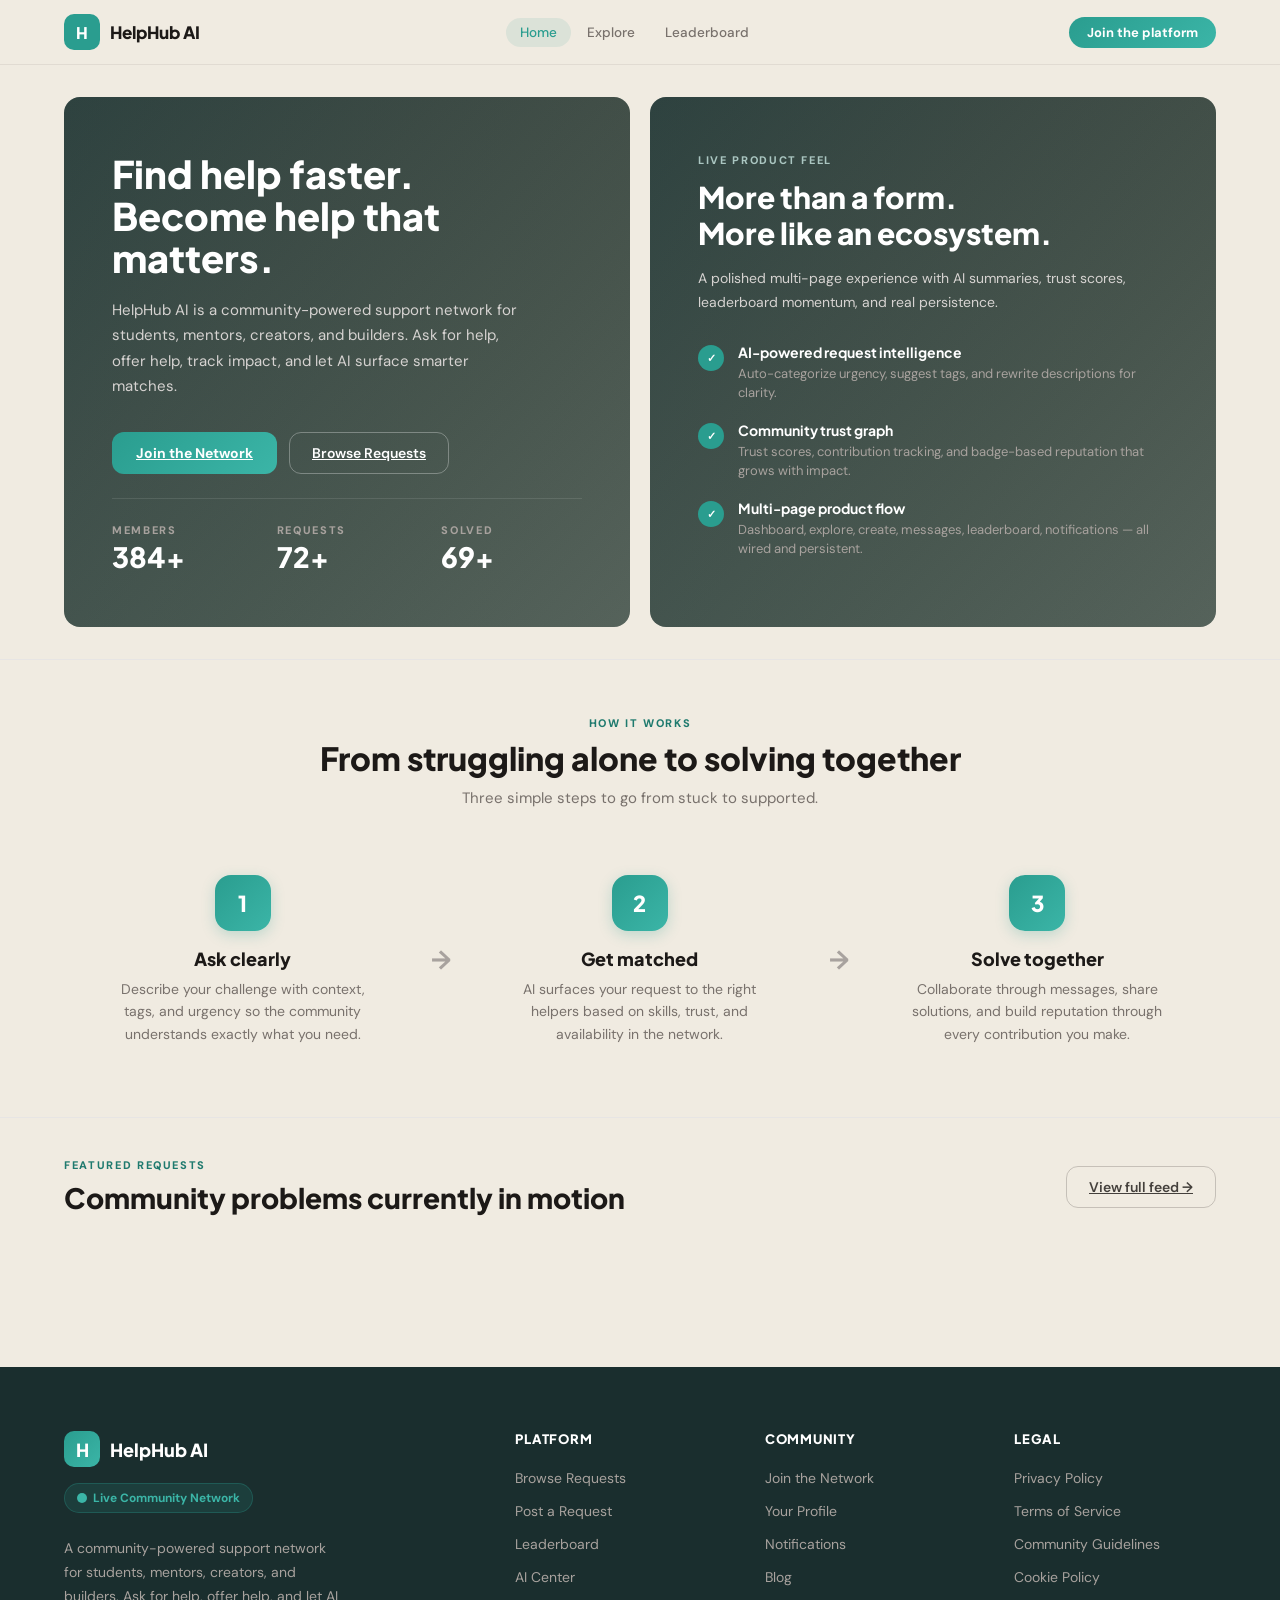
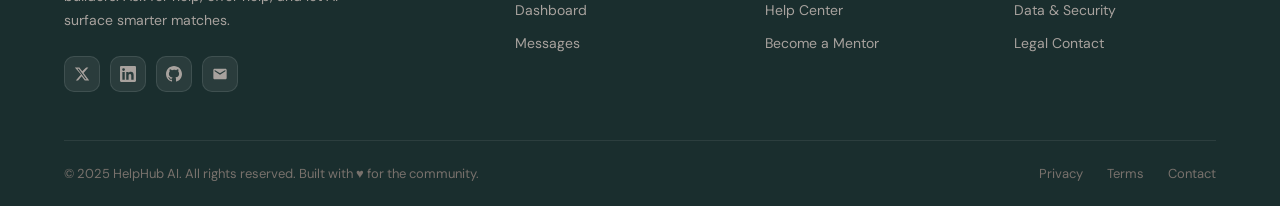
<file: index.html>
<!DOCTYPE html>
<html lang="en">
<head>
<meta charset="UTF-8"/>
<meta name="viewport" content="width=device-width,initial-scale=1.0"/>
<title>HelpHub AI — Community Network</title>
<link rel="preconnect" href="https://fonts.googleapis.com"/>
<link href="https://fonts.googleapis.com/css2?family=Plus+Jakarta+Sans:wght@400;500;600;700;800;900&family=DM+Sans:wght@400;500;600;700&display=swap" rel="stylesheet"/>
<link rel="stylesheet" href="style.css"/>
</head>
<body>
<div id="toast" class="toast"></div>

<header id="navbar">
  <div class="container nav-inner">
    <a class="nav-logo" href="index.html"><div class="logo-icon">H</div><span class="logo-text">HelpHub AI</span></a>
    <nav class="nav-links" id="navLinks"></nav>
    <div class="nav-actions" id="navActions"></div>
  </div>
</header>

<!-- ===================== HERO ===================== -->
<section class="container" style="padding-top:2rem;padding-bottom:0;">
  <div class="grid-2">

    <!-- LEFT -->
    <div class="hero-grad">
      <div class="hero-content">
        <h1 style="font-size:clamp(26px,4vw,38px);font-weight:900;color:#fff;line-height:1.1;margin-bottom:1.2rem;">Find help faster.<br/>Become help that matters.</h1>
        <p style="font-size:15px;color:#d6d3d1;line-height:1.7;margin-bottom:2rem;max-width:420px;">HelpHub AI is a community-powered support network for students, mentors, creators, and builders. Ask for help, offer help, track impact, and let AI surface smarter matches.</p>
        <div style="display:flex;gap:12px;flex-wrap:wrap;">
          <a class="btn-primary" href="login.html">Join the Network</a>
          <a class="btn-secondary" style="color:#fff;border-color:rgba(255,255,255,0.3);" href="explore.html">Browse Requests</a>
        </div>
        <div class="hero-stat-grid">
          <div><p class="hero-stat-label">Members</p><p class="hero-stat-num">384+</p></div>
          <div><p class="hero-stat-label">Requests</p><p class="hero-stat-num">72+</p></div>
          <div><p class="hero-stat-label">Solved</p><p class="hero-stat-num">69+</p></div>
        </div>
      </div>
    </div>

    <!-- RIGHT -->
    <div class="hero-grad">
      <div class="hero-content">
        <p class="label label-light" style="margin-bottom:12px;">LIVE PRODUCT FEEL</p>
        <h2 style="font-size:clamp(22px,3vw,30px);font-weight:900;color:#fff;line-height:1.2;margin-bottom:1rem;">More than a form.<br/>More like an ecosystem.</h2>
        <p style="font-size:14px;color:#d6d3d1;line-height:1.7;margin-bottom:1.75rem;">A polished multi-page experience with AI summaries, trust scores, leaderboard momentum, and real persistence.</p>
        <div style="display:flex;flex-direction:column;gap:18px;">
          <div style="display:flex;align-items:flex-start;gap:14px;">
            <div style="min-width:26px;width:26px;height:26px;border-radius:99px;background:#2a9d8f;display:flex;align-items:center;justify-content:center;color:#fff;font-weight:800;font-size:11px;margin-top:2px;">✓</div>
            <div>
              <h4 style="font-size:14px;font-weight:700;color:#fff;margin:0 0 3px 0;">AI-powered request intelligence</h4>
              <p style="font-size:13px;color:#a8a29e;line-height:1.5;margin:0;">Auto-categorize urgency, suggest tags, and rewrite descriptions for clarity.</p>
            </div>
          </div>
          <div style="display:flex;align-items:flex-start;gap:14px;">
            <div style="min-width:26px;width:26px;height:26px;border-radius:99px;background:#2a9d8f;display:flex;align-items:center;justify-content:center;color:#fff;font-weight:800;font-size:11px;margin-top:2px;">✓</div>
            <div>
              <h4 style="font-size:14px;font-weight:700;color:#fff;margin:0 0 3px 0;">Community trust graph</h4>
              <p style="font-size:13px;color:#a8a29e;line-height:1.5;margin:0;">Trust scores, contribution tracking, and badge-based reputation that grows with impact.</p>
            </div>
          </div>
          <div style="display:flex;align-items:flex-start;gap:14px;">
            <div style="min-width:26px;width:26px;height:26px;border-radius:99px;background:#2a9d8f;display:flex;align-items:center;justify-content:center;color:#fff;font-weight:800;font-size:11px;margin-top:2px;">✓</div>
            <div>
              <h4 style="font-size:14px;font-weight:700;color:#fff;margin:0 0 3px 0;">Multi-page product flow</h4>
              <p style="font-size:13px;color:#a8a29e;line-height:1.5;margin:0;">Dashboard, explore, create, messages, leaderboard, notifications — all wired and persistent.</p>
            </div>
          </div>
        </div>
      </div>
    </div>

  </div>
</section>

<!-- ===================== CORE FLOW ===================== -->
<section style="padding:3.5rem 0;border-top:1px solid #e7e5e4;border-bottom:1px solid #e7e5e4;margin-top:2rem;">
  <div class="container">
    <div style="text-align:center;max-width:680px;margin:0 auto 3rem;">
      <p class="label" style="margin-bottom:8px;">HOW IT WORKS</p>
      <h2 style="font-size:clamp(22px,3vw,32px);font-weight:900;color:#1c1917;margin:0 0 8px 0;">From struggling alone to solving together</h2>
      <p style="font-size:15px;color:#78716c;line-height:1.7;margin:0;">Three simple steps to go from stuck to supported.</p>
    </div>
    <div style="display:grid;grid-template-columns:1fr 40px 1fr 40px 1fr;align-items:center;">
      <div style="text-align:center;padding:1rem;">
        <div style="width:56px;height:56px;border-radius:16px;background:linear-gradient(135deg,#2a9d8f,#3bb5a7);color:#fff;display:inline-flex;align-items:center;justify-content:center;font-family:'Plus Jakarta Sans',sans-serif;font-weight:900;font-size:22px;margin-bottom:1rem;box-shadow:0 4px 14px rgba(42,157,143,0.25);">1</div>
        <h3 style="font-size:18px;font-weight:800;color:#1c1917;margin:0 0 8px 0;">Ask clearly</h3>
        <p style="font-size:14px;color:#78716c;line-height:1.6;max-width:260px;margin:0 auto;">Describe your challenge with context, tags, and urgency so the community understands exactly what you need.</p>
      </div>
      <div style="text-align:center;font-size:26px;color:#a8a29e;font-weight:700;">→</div>
      <div style="text-align:center;padding:1rem;">
        <div style="width:56px;height:56px;border-radius:16px;background:linear-gradient(135deg,#2a9d8f,#3bb5a7);color:#fff;display:inline-flex;align-items:center;justify-content:center;font-family:'Plus Jakarta Sans',sans-serif;font-weight:900;font-size:22px;margin-bottom:1rem;box-shadow:0 4px 14px rgba(42,157,143,0.25);">2</div>
        <h3 style="font-size:18px;font-weight:800;color:#1c1917;margin:0 0 8px 0;">Get matched</h3>
        <p style="font-size:14px;color:#78716c;line-height:1.6;max-width:260px;margin:0 auto;">AI surfaces your request to the right helpers based on skills, trust, and availability in the network.</p>
      </div>
      <div style="text-align:center;font-size:26px;color:#a8a29e;font-weight:700;">→</div>
      <div style="text-align:center;padding:1rem;">
        <div style="width:56px;height:56px;border-radius:16px;background:linear-gradient(135deg,#2a9d8f,#3bb5a7);color:#fff;display:inline-flex;align-items:center;justify-content:center;font-family:'Plus Jakarta Sans',sans-serif;font-weight:900;font-size:22px;margin-bottom:1rem;box-shadow:0 4px 14px rgba(42,157,143,0.25);">3</div>
        <h3 style="font-size:18px;font-weight:800;color:#1c1917;margin:0 0 8px 0;">Solve together</h3>
        <p style="font-size:14px;color:#78716c;line-height:1.6;max-width:260px;margin:0 auto;">Collaborate through messages, share solutions, and build reputation through every contribution you make.</p>
      </div>
    </div>
  </div>
</section>

<!-- ===================== FEATURED ===================== -->
<section class="container" style="padding-top:2.5rem;padding-bottom:4rem;">
  <div style="display:flex;align-items:center;justify-content:space-between;margin-bottom:1.5rem;flex-wrap:wrap;gap:1rem;">
    <div>
      <p class="label" style="margin-bottom:8px;">FEATURED REQUESTS</p>
      <h2 style="font-size:clamp(20px,3vw,28px);font-weight:900;color:#1c1917;margin:0;">Community problems currently in motion</h2>
    </div>
    <a class="btn-secondary" href="explore.html">View full feed →</a>
  </div>
  <div class="grid-3" id="homeFeaturedCards"></div>
</section>

<!-- ===================== FOOTER ===================== -->
<footer class="site-footer">
  <div class="container">
    <div class="footer-inner">

      <!-- Brand -->
      <div class="footer-brand">
        <div class="logo-wrap">
          <div class="logo-icon">H</div>
          <span class="logo-text">HelpHub AI</span>
        </div>
        <div class="footer-badge">
          <svg width="10" height="10" viewBox="0 0 10 10" fill="currentColor"><circle cx="5" cy="5" r="5"/></svg>
          Live Community Network
        </div>
        <p>A community-powered support network for students, mentors, creators, and builders. Ask for help, offer help, and let AI surface smarter matches.</p>
        <div class="footer-socials">
          <a href="#" title="Twitter/X" aria-label="Twitter">
            <svg width="16" height="16" fill="currentColor" viewBox="0 0 24 24"><path d="M18.244 2.25h3.308l-7.227 8.26 8.502 11.24H16.17l-4.714-6.231-5.401 6.231H2.744l7.737-8.835L1.254 2.25H8.08l4.259 5.63zm-1.161 17.52h1.833L7.084 4.126H5.117z"/></svg>
          </a>
          <a href="#" title="LinkedIn" aria-label="LinkedIn">
            <svg width="16" height="16" fill="currentColor" viewBox="0 0 24 24"><path d="M20.447 20.452h-3.554v-5.569c0-1.328-.027-3.037-1.852-3.037-1.853 0-2.136 1.445-2.136 2.939v5.667H9.351V9h3.414v1.561h.046c.477-.9 1.637-1.85 3.37-1.85 3.601 0 4.267 2.37 4.267 5.455v6.286zM5.337 7.433a2.062 2.062 0 01-2.063-2.065 2.064 2.064 0 112.063 2.065zm1.782 13.019H3.555V9h3.564v11.452zM22.225 0H1.771C.792 0 0 .774 0 1.729v20.542C0 23.227.792 24 1.771 24h20.451C23.2 24 24 23.227 24 22.271V1.729C24 .774 23.2 0 22.222 0h.003z"/></svg>
          </a>
          <a href="#" title="GitHub" aria-label="GitHub">
            <svg width="16" height="16" fill="currentColor" viewBox="0 0 24 24"><path d="M12 0C5.374 0 0 5.373 0 12c0 5.302 3.438 9.8 8.207 11.387.599.111.793-.261.793-.577v-2.234c-3.338.726-4.033-1.416-4.033-1.416-.546-1.387-1.333-1.756-1.333-1.756-1.089-.745.083-.729.083-.729 1.205.084 1.839 1.237 1.839 1.237 1.07 1.834 2.807 1.304 3.492.997.107-.775.418-1.305.762-1.604-2.665-.305-5.467-1.334-5.467-5.931 0-1.311.469-2.381 1.236-3.221-.124-.303-.535-1.524.117-3.176 0 0 1.008-.322 3.301 1.23A11.509 11.509 0 0112 5.803c1.02.005 2.047.138 3.006.404 2.291-1.552 3.297-1.23 3.297-1.23.653 1.653.242 2.874.118 3.176.77.84 1.235 1.911 1.235 3.221 0 4.609-2.807 5.624-5.479 5.921.43.372.823 1.102.823 2.222v3.293c0 .319.192.694.801.576C20.566 21.797 24 17.3 24 12c0-6.627-5.373-12-12-12z"/></svg>
          </a>
          <a href="mailto:hello@helphubai.com" title="Email" aria-label="Email">
            <svg width="16" height="16" fill="currentColor" viewBox="0 0 24 24"><path d="M20 4H4c-1.1 0-2 .9-2 2v12c0 1.1.9 2 2 2h16c1.1 0 2-.9 2-2V6c0-1.1-.9-2-2-2zm0 4l-8 5-8-5V6l8 5 8-5v2z"/></svg>
          </a>
        </div>
      </div>

      <!-- Platform Links -->
      <div class="footer-col">
        <h4>Platform</h4>
        <ul>
          <li><a href="explore.html">Browse Requests</a></li>
          <li><a href="create.html">Post a Request</a></li>
          <li><a href="leaderboard.html">Leaderboard</a></li>
          <li><a href="ai-center.html">AI Center</a></li>
          <li><a href="dashboard.html">Dashboard</a></li>
          <li><a href="messages.html">Messages</a></li>
        </ul>
      </div>

      <!-- Community Links -->
      <div class="footer-col">
        <h4>Community</h4>
        <ul>
          <li><a href="login.html">Join the Network</a></li>
          <li><a href="profile.html">Your Profile</a></li>
          <li><a href="notification.html">Notifications</a></li>
          <li><a href="#">Blog</a></li>
          <li><a href="#">Help Center</a></li>
          <li><a href="#">Become a Mentor</a></li>
        </ul>
      </div>

      <!-- Legal Links -->
      <div class="footer-col">
        <h4>Legal</h4>
        <ul>
          <li><a href="privacy.html">Privacy Policy</a></li>
          <li><a href="terms.html">Terms of Service</a></li>
          <li><a href="terms.html#community-guidelines">Community Guidelines</a></li>
          <li><a href="privacy.html#cookies">Cookie Policy</a></li>
          <li><a href="privacy.html#data">Data & Security</a></li>
          <li><a href="mailto:legal@helphubai.com">Legal Contact</a></li>
        </ul>
      </div>

    </div>

    <!-- Bottom bar -->
    <div class="footer-bottom">
      <p>© 2025 HelpHub AI. All rights reserved. Built with ♥ for the community.</p>
      <div class="footer-bottom-links">
        <a href="privacy.html">Privacy</a>
        <a href="terms.html">Terms</a>
        <a href="mailto:hello@helphubai.com">Contact</a>
      </div>
    </div>
  </div>
</footer>

<script src="app.js"></script>
<script>
currentPageName='index';
function renderPage(){
  document.getElementById('homeFeaturedCards').innerHTML=getAllRequests().slice(0,3).map(feedCard).join('');
}
renderNavbar('index');
renderPage();
</script>
</body>
</html>
</file>
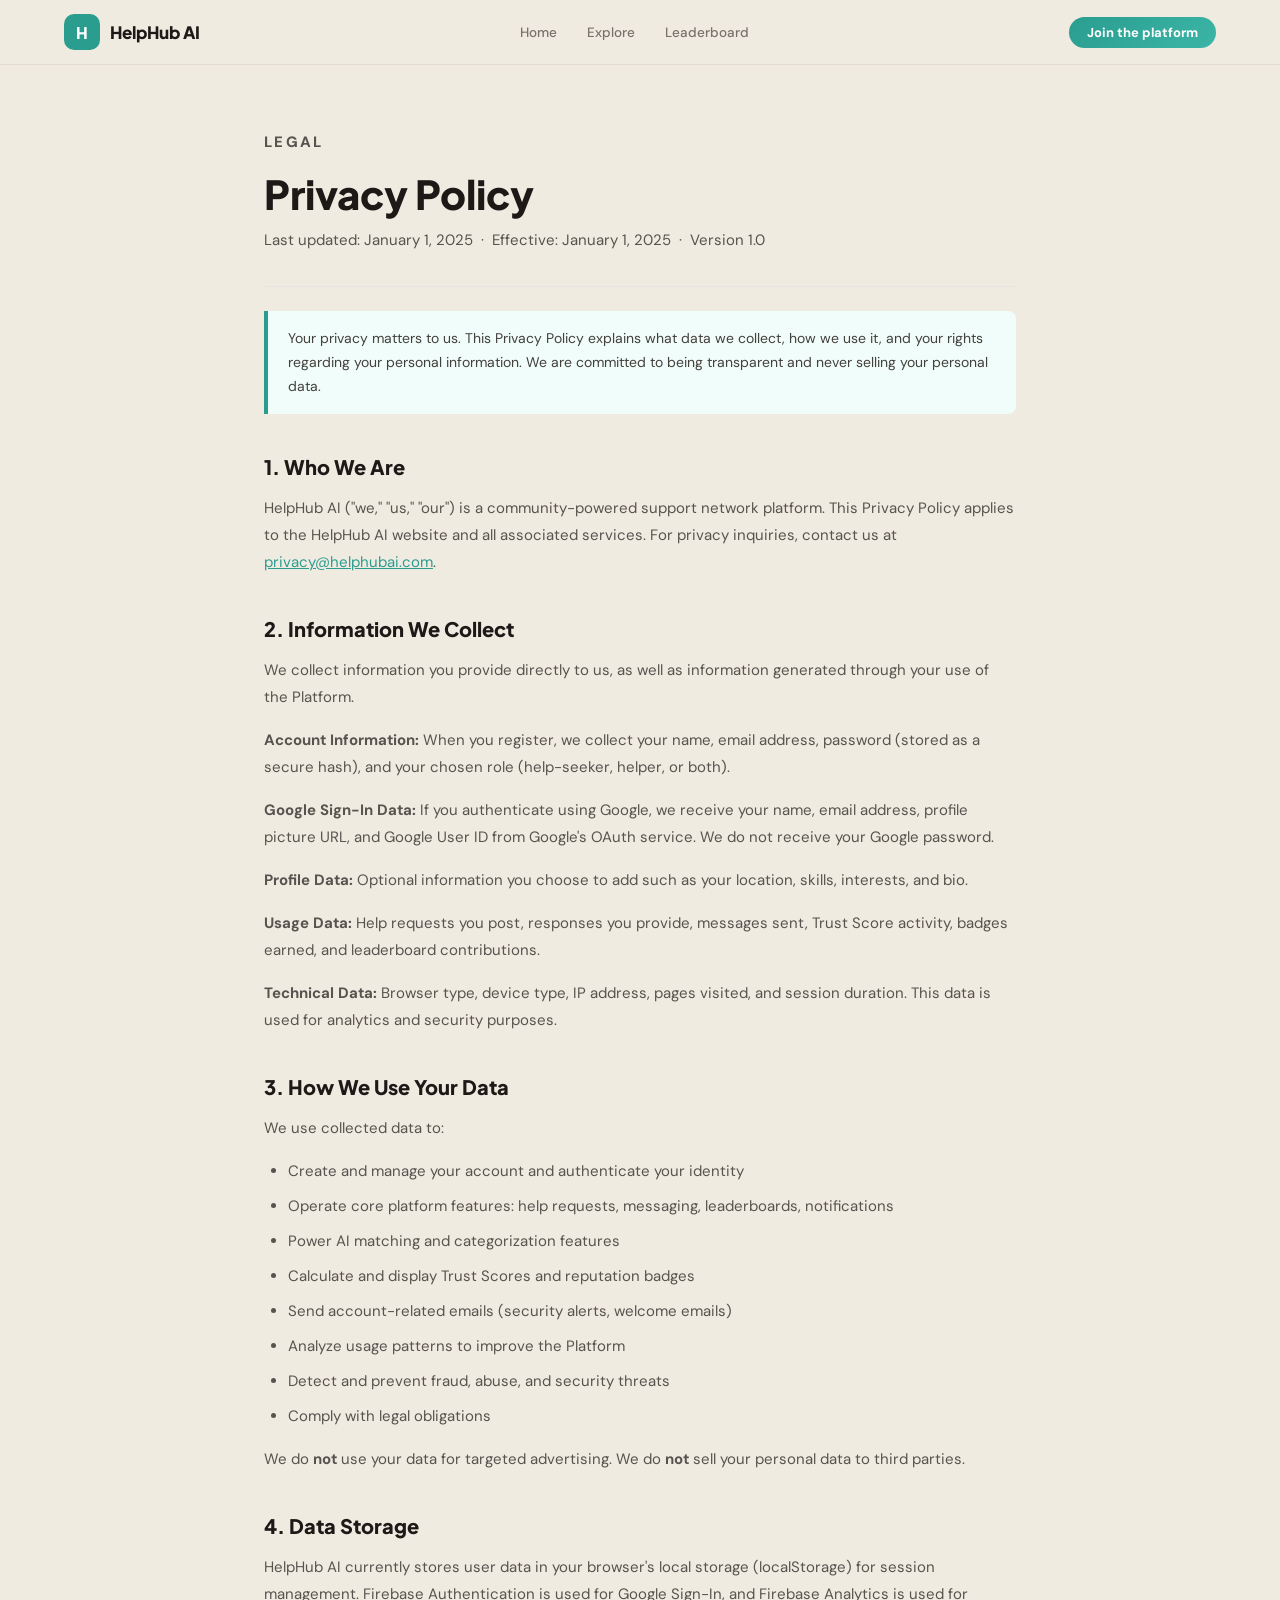
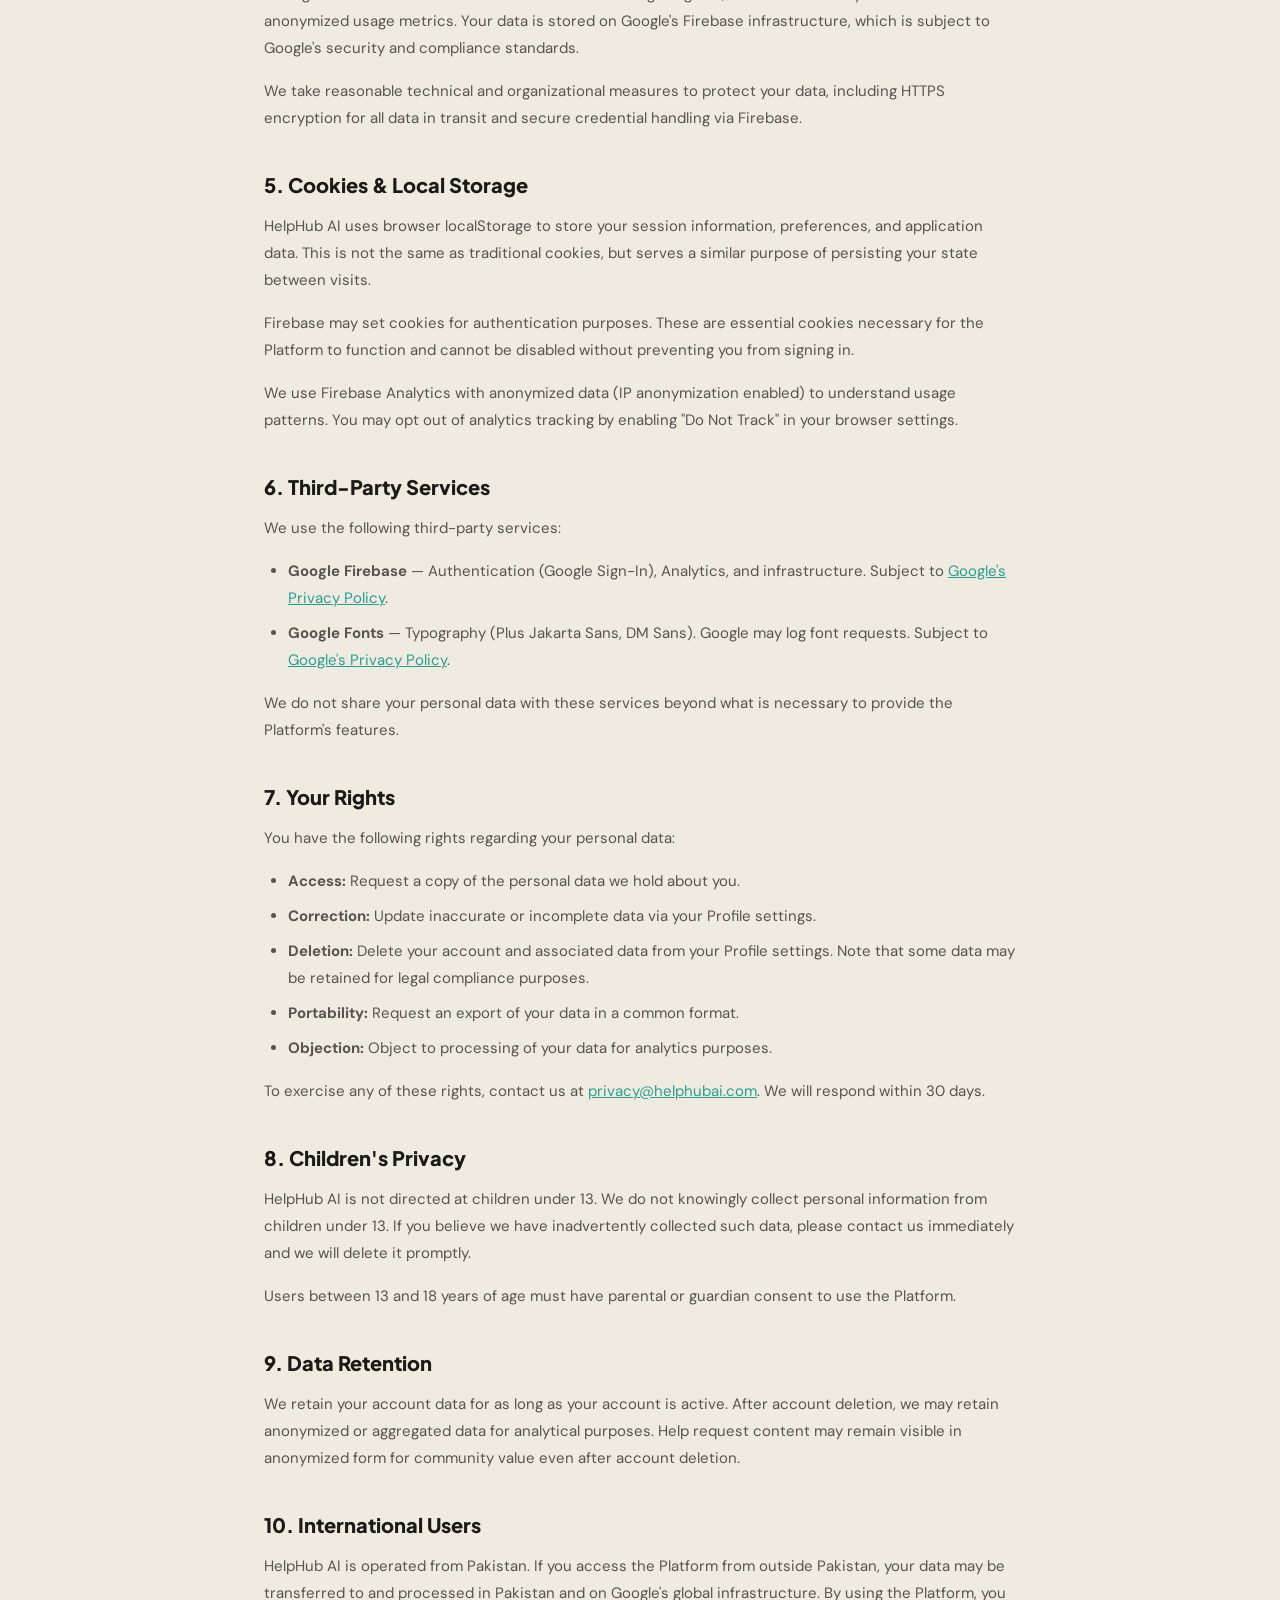
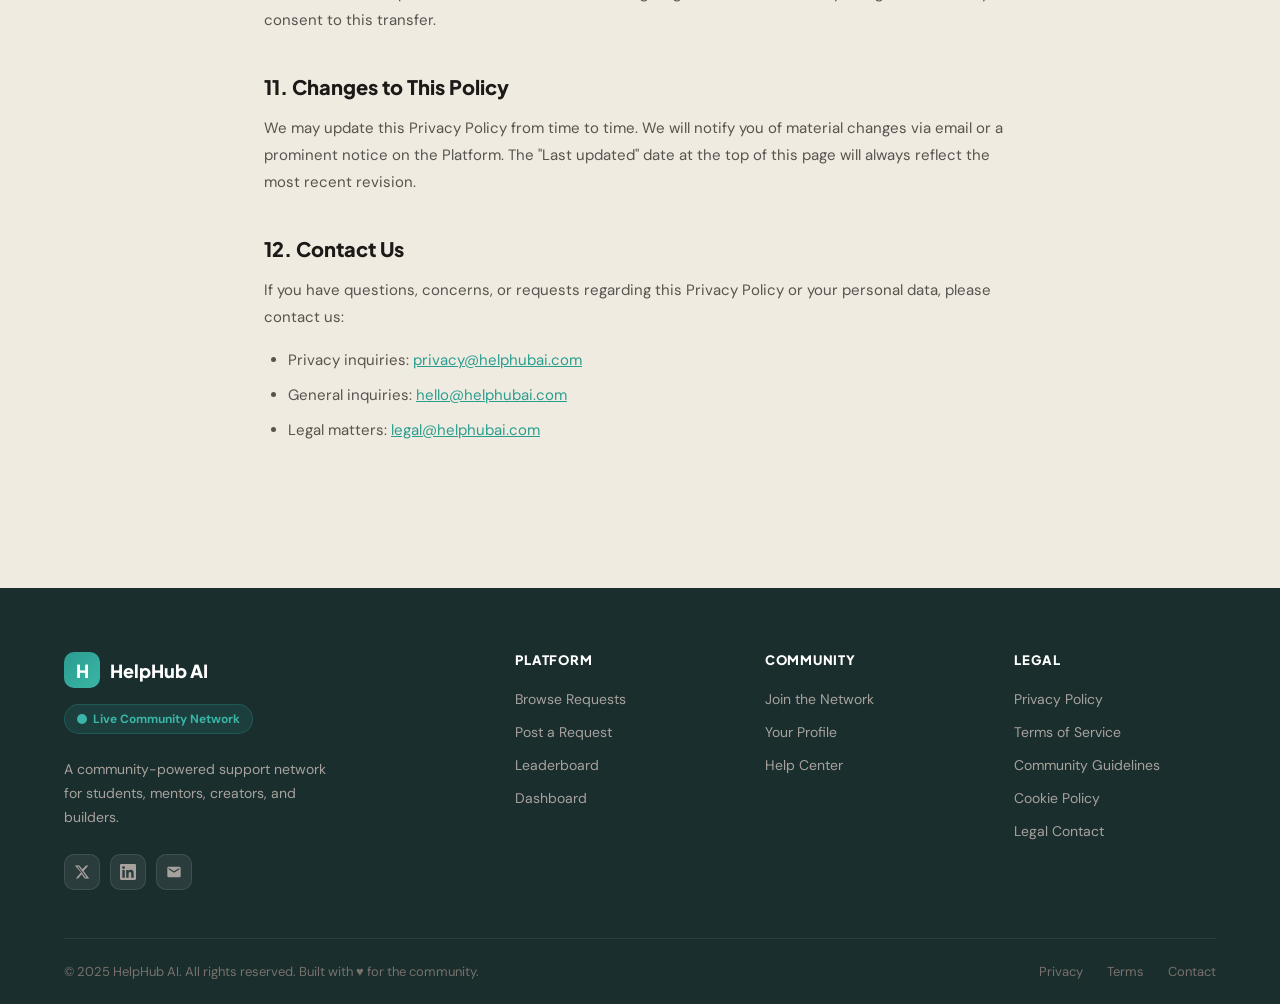
<file: privacy.html>
<!DOCTYPE html>
<html lang="en">
<head>
<meta charset="UTF-8"/>
<meta name="viewport" content="width=device-width,initial-scale=1.0"/>
<title>Privacy Policy — HelpHub AI</title>
<link rel="preconnect" href="https://fonts.googleapis.com"/>
<link href="https://fonts.googleapis.com/css2?family=Plus+Jakarta+Sans:wght@400;500;600;700;800;900&family=DM+Sans:wght@400;500;600;700&display=swap" rel="stylesheet"/>
<link rel="stylesheet" href="style.css"/>
</head>
<body>
<div id="toast" class="toast"></div>

<header id="navbar">
  <div class="container nav-inner">
    <a class="nav-logo" href="index.html"><div class="logo-icon">H</div><span class="logo-text">HelpHub AI</span></a>
    <nav class="nav-links" id="navLinks"></nav>
    <div class="nav-actions" id="navActions"></div>
  </div>
</header>

<div class="legal-wrap">

  <p class="label" style="margin-bottom:12px;">LEGAL</p>
  <h1>Privacy Policy</h1>
  <p class="legal-meta">Last updated: January 1, 2025 &nbsp;·&nbsp; Effective: January 1, 2025 &nbsp;·&nbsp; Version 1.0</p>

  <div class="legal-highlight">
    Your privacy matters to us. This Privacy Policy explains what data we collect, how we use it, and your rights regarding your personal information. We are committed to being transparent and never selling your personal data.
  </div>

  <h2>1. Who We Are</h2>
  <p>HelpHub AI ("we," "us," "our") is a community-powered support network platform. This Privacy Policy applies to the HelpHub AI website and all associated services. For privacy inquiries, contact us at <a href="mailto:privacy@helphubai.com">privacy@helphubai.com</a>.</p>

  <h2>2. Information We Collect</h2>
  <p>We collect information you provide directly to us, as well as information generated through your use of the Platform.</p>

  <p><strong>Account Information:</strong> When you register, we collect your name, email address, password (stored as a secure hash), and your chosen role (help-seeker, helper, or both).</p>

  <p><strong>Google Sign-In Data:</strong> If you authenticate using Google, we receive your name, email address, profile picture URL, and Google User ID from Google's OAuth service. We do not receive your Google password.</p>

  <p><strong>Profile Data:</strong> Optional information you choose to add such as your location, skills, interests, and bio.</p>

  <p><strong>Usage Data:</strong> Help requests you post, responses you provide, messages sent, Trust Score activity, badges earned, and leaderboard contributions.</p>

  <p><strong>Technical Data:</strong> Browser type, device type, IP address, pages visited, and session duration. This data is used for analytics and security purposes.</p>

  <h2 id="data">3. How We Use Your Data</h2>
  <p>We use collected data to:</p>
  <ul>
    <li>Create and manage your account and authenticate your identity</li>
    <li>Operate core platform features: help requests, messaging, leaderboards, notifications</li>
    <li>Power AI matching and categorization features</li>
    <li>Calculate and display Trust Scores and reputation badges</li>
    <li>Send account-related emails (security alerts, welcome emails)</li>
    <li>Analyze usage patterns to improve the Platform</li>
    <li>Detect and prevent fraud, abuse, and security threats</li>
    <li>Comply with legal obligations</li>
  </ul>

  <p>We do <strong>not</strong> use your data for targeted advertising. We do <strong>not</strong> sell your personal data to third parties.</p>

  <h2>4. Data Storage</h2>
  <p>HelpHub AI currently stores user data in your browser's local storage (localStorage) for session management. Firebase Authentication is used for Google Sign-In, and Firebase Analytics is used for anonymized usage metrics. Your data is stored on Google's Firebase infrastructure, which is subject to Google's security and compliance standards.</p>

  <p>We take reasonable technical and organizational measures to protect your data, including HTTPS encryption for all data in transit and secure credential handling via Firebase.</p>

  <h2 id="cookies">5. Cookies & Local Storage</h2>
  <p>HelpHub AI uses browser localStorage to store your session information, preferences, and application data. This is not the same as traditional cookies, but serves a similar purpose of persisting your state between visits.</p>
  <p>Firebase may set cookies for authentication purposes. These are essential cookies necessary for the Platform to function and cannot be disabled without preventing you from signing in.</p>
  <p>We use Firebase Analytics with anonymized data (IP anonymization enabled) to understand usage patterns. You may opt out of analytics tracking by enabling "Do Not Track" in your browser settings.</p>

  <h2>6. Third-Party Services</h2>
  <p>We use the following third-party services:</p>
  <ul>
    <li><strong>Google Firebase</strong> — Authentication (Google Sign-In), Analytics, and infrastructure. Subject to <a href="https://policies.google.com/privacy" target="_blank" rel="noopener">Google's Privacy Policy</a>.</li>
    <li><strong>Google Fonts</strong> — Typography (Plus Jakarta Sans, DM Sans). Google may log font requests. Subject to <a href="https://policies.google.com/privacy" target="_blank" rel="noopener">Google's Privacy Policy</a>.</li>
  </ul>
  <p>We do not share your personal data with these services beyond what is necessary to provide the Platform's features.</p>

  <h2>7. Your Rights</h2>
  <p>You have the following rights regarding your personal data:</p>
  <ul>
    <li><strong>Access:</strong> Request a copy of the personal data we hold about you.</li>
    <li><strong>Correction:</strong> Update inaccurate or incomplete data via your Profile settings.</li>
    <li><strong>Deletion:</strong> Delete your account and associated data from your Profile settings. Note that some data may be retained for legal compliance purposes.</li>
    <li><strong>Portability:</strong> Request an export of your data in a common format.</li>
    <li><strong>Objection:</strong> Object to processing of your data for analytics purposes.</li>
  </ul>
  <p>To exercise any of these rights, contact us at <a href="mailto:privacy@helphubai.com">privacy@helphubai.com</a>. We will respond within 30 days.</p>

  <h2>8. Children's Privacy</h2>
  <p>HelpHub AI is not directed at children under 13. We do not knowingly collect personal information from children under 13. If you believe we have inadvertently collected such data, please contact us immediately and we will delete it promptly.</p>
  <p>Users between 13 and 18 years of age must have parental or guardian consent to use the Platform.</p>

  <h2>9. Data Retention</h2>
  <p>We retain your account data for as long as your account is active. After account deletion, we may retain anonymized or aggregated data for analytical purposes. Help request content may remain visible in anonymized form for community value even after account deletion.</p>

  <h2>10. International Users</h2>
  <p>HelpHub AI is operated from Pakistan. If you access the Platform from outside Pakistan, your data may be transferred to and processed in Pakistan and on Google's global infrastructure. By using the Platform, you consent to this transfer.</p>

  <h2>11. Changes to This Policy</h2>
  <p>We may update this Privacy Policy from time to time. We will notify you of material changes via email or a prominent notice on the Platform. The "Last updated" date at the top of this page will always reflect the most recent revision.</p>

  <h2>12. Contact Us</h2>
  <p>If you have questions, concerns, or requests regarding this Privacy Policy or your personal data, please contact us:</p>
  <ul>
    <li>Privacy inquiries: <a href="mailto:privacy@helphubai.com">privacy@helphubai.com</a></li>
    <li>General inquiries: <a href="mailto:hello@helphubai.com">hello@helphubai.com</a></li>
    <li>Legal matters: <a href="mailto:legal@helphubai.com">legal@helphubai.com</a></li>
  </ul>

</div>

<!-- ===================== FOOTER ===================== -->
<footer class="site-footer">
  <div class="container">
    <div class="footer-inner">
      <div class="footer-brand">
        <div class="logo-wrap">
          <div class="logo-icon">H</div>
          <span class="logo-text">HelpHub AI</span>
        </div>
        <div class="footer-badge">
          <svg width="10" height="10" viewBox="0 0 10 10" fill="currentColor"><circle cx="5" cy="5" r="5"/></svg>
          Live Community Network
        </div>
        <p>A community-powered support network for students, mentors, creators, and builders.</p>
        <div class="footer-socials">
          <a href="#" title="Twitter/X" aria-label="Twitter"><svg width="16" height="16" fill="currentColor" viewBox="0 0 24 24"><path d="M18.244 2.25h3.308l-7.227 8.26 8.502 11.24H16.17l-4.714-6.231-5.401 6.231H2.744l7.737-8.835L1.254 2.25H8.08l4.259 5.63zm-1.161 17.52h1.833L7.084 4.126H5.117z"/></svg></a>
          <a href="#" title="LinkedIn" aria-label="LinkedIn"><svg width="16" height="16" fill="currentColor" viewBox="0 0 24 24"><path d="M20.447 20.452h-3.554v-5.569c0-1.328-.027-3.037-1.852-3.037-1.853 0-2.136 1.445-2.136 2.939v5.667H9.351V9h3.414v1.561h.046c.477-.9 1.637-1.85 3.37-1.85 3.601 0 4.267 2.37 4.267 5.455v6.286zM5.337 7.433a2.062 2.062 0 01-2.063-2.065 2.064 2.064 0 112.063 2.065zm1.782 13.019H3.555V9h3.564v11.452zM22.225 0H1.771C.792 0 0 .774 0 1.729v20.542C0 23.227.792 24 1.771 24h20.451C23.2 24 24 23.227 24 22.271V1.729C24 .774 23.2 0 22.222 0h.003z"/></svg></a>
          <a href="mailto:hello@helphubai.com" title="Email" aria-label="Email"><svg width="16" height="16" fill="currentColor" viewBox="0 0 24 24"><path d="M20 4H4c-1.1 0-2 .9-2 2v12c0 1.1.9 2 2 2h16c1.1 0 2-.9 2-2V6c0-1.1-.9-2-2-2zm0 4l-8 5-8-5V6l8 5 8-5v2z"/></svg></a>
        </div>
      </div>
      <div class="footer-col">
        <h4>Platform</h4>
        <ul>
          <li><a href="explore.html">Browse Requests</a></li>
          <li><a href="create.html">Post a Request</a></li>
          <li><a href="leaderboard.html">Leaderboard</a></li>
          <li><a href="dashboard.html">Dashboard</a></li>
        </ul>
      </div>
      <div class="footer-col">
        <h4>Community</h4>
        <ul>
          <li><a href="login.html">Join the Network</a></li>
          <li><a href="profile.html">Your Profile</a></li>
          <li><a href="#">Help Center</a></li>
        </ul>
      </div>
      <div class="footer-col">
        <h4>Legal</h4>
        <ul>
          <li><a href="privacy.html">Privacy Policy</a></li>
          <li><a href="terms.html">Terms of Service</a></li>
          <li><a href="terms.html#community-guidelines">Community Guidelines</a></li>
          <li><a href="privacy.html#cookies">Cookie Policy</a></li>
          <li><a href="mailto:legal@helphubai.com">Legal Contact</a></li>
        </ul>
      </div>
    </div>
    <div class="footer-bottom">
      <p>© 2025 HelpHub AI. All rights reserved. Built with ♥ for the community.</p>
      <div class="footer-bottom-links">
        <a href="privacy.html">Privacy</a>
        <a href="terms.html">Terms</a>
        <a href="mailto:hello@helphubai.com">Contact</a>
      </div>
    </div>
  </div>
</footer>

<script src="app.js"></script>
<script>
currentPageName = 'privacy';
renderNavbar('privacy');
</script>
</body>
</html>
</file>
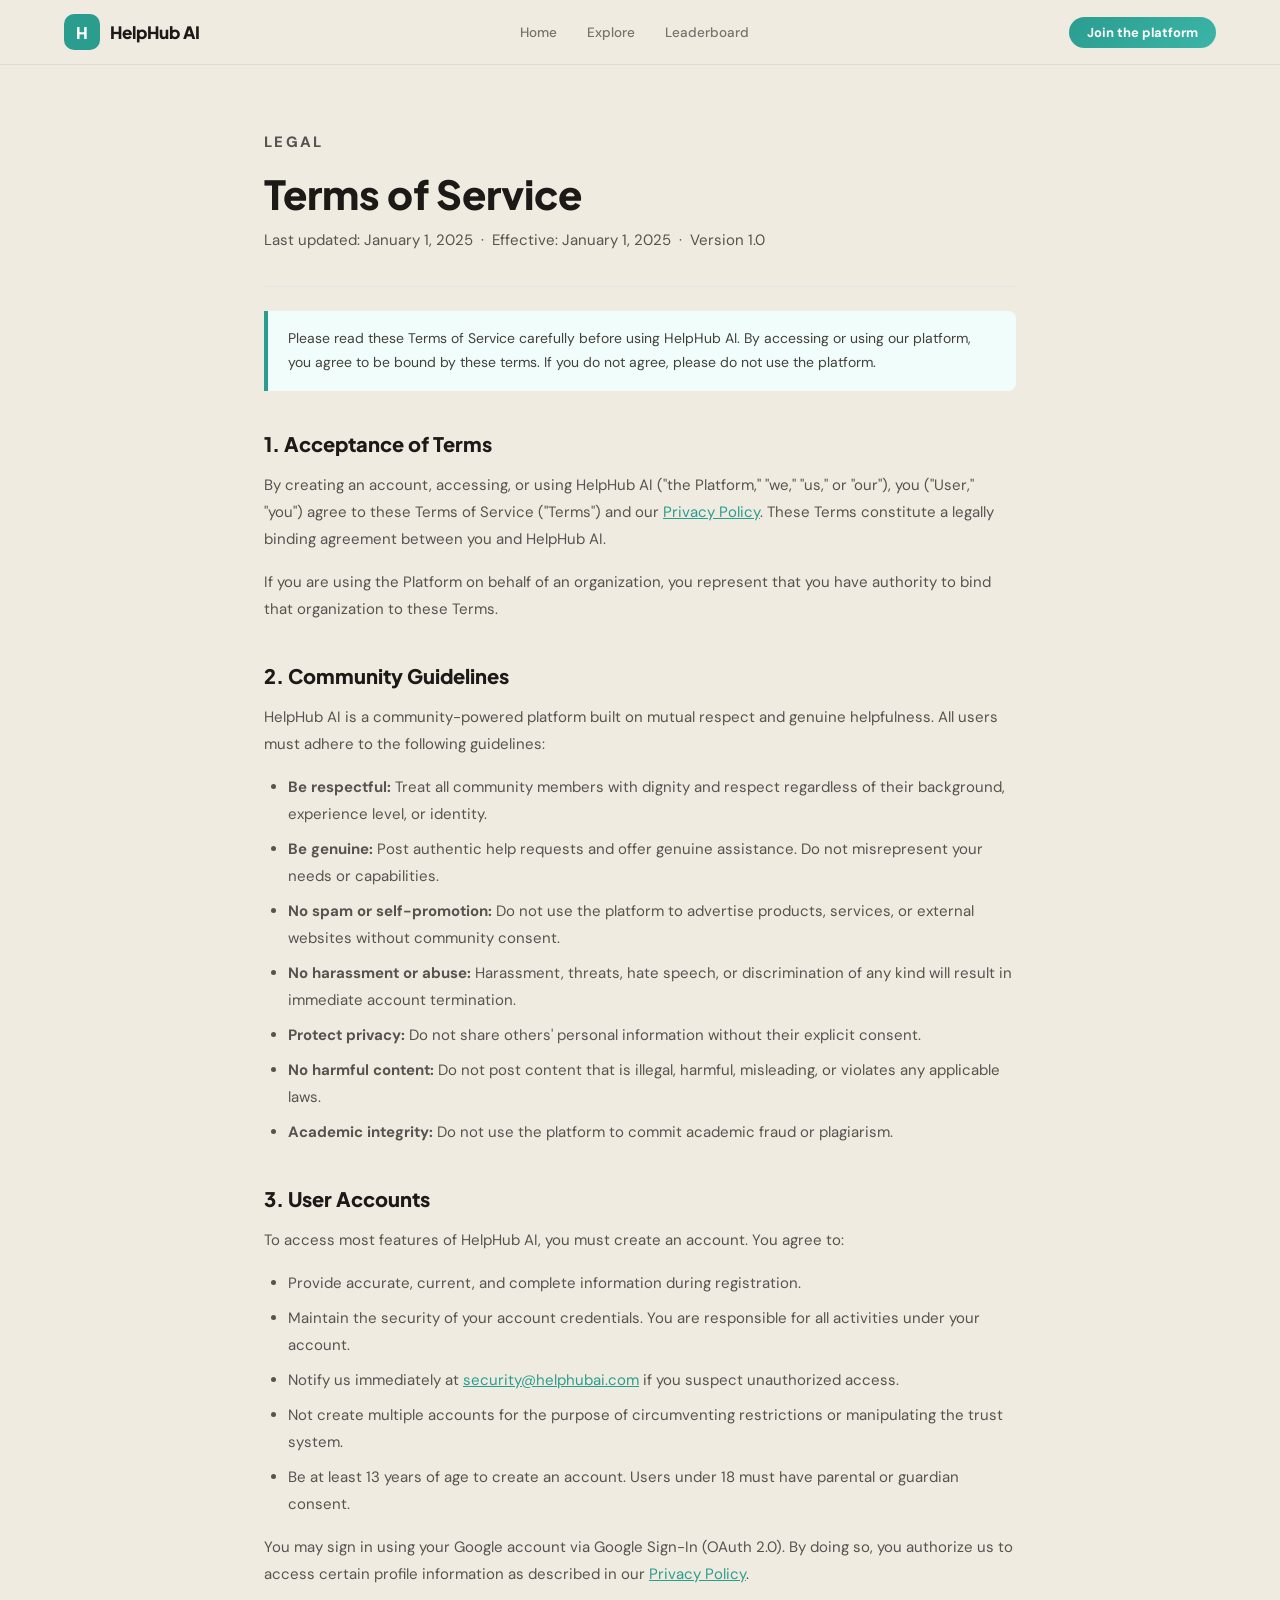
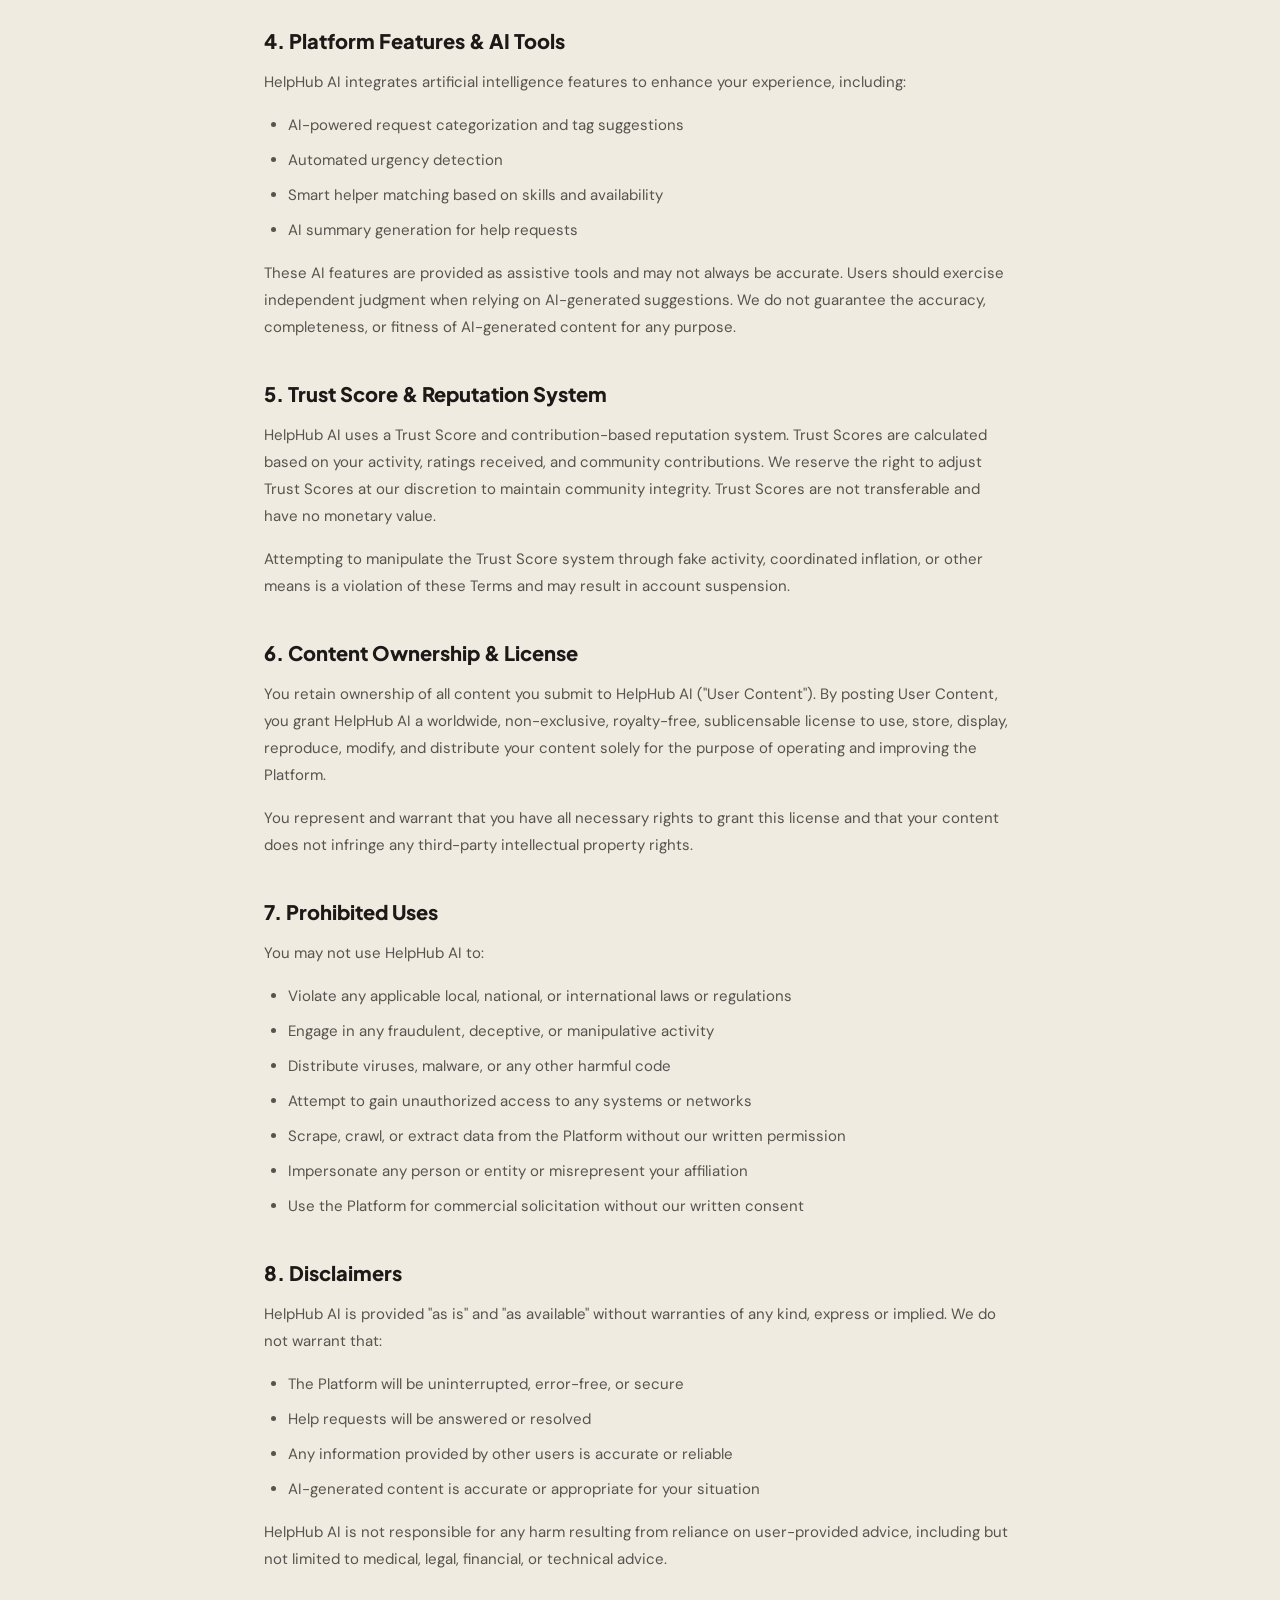
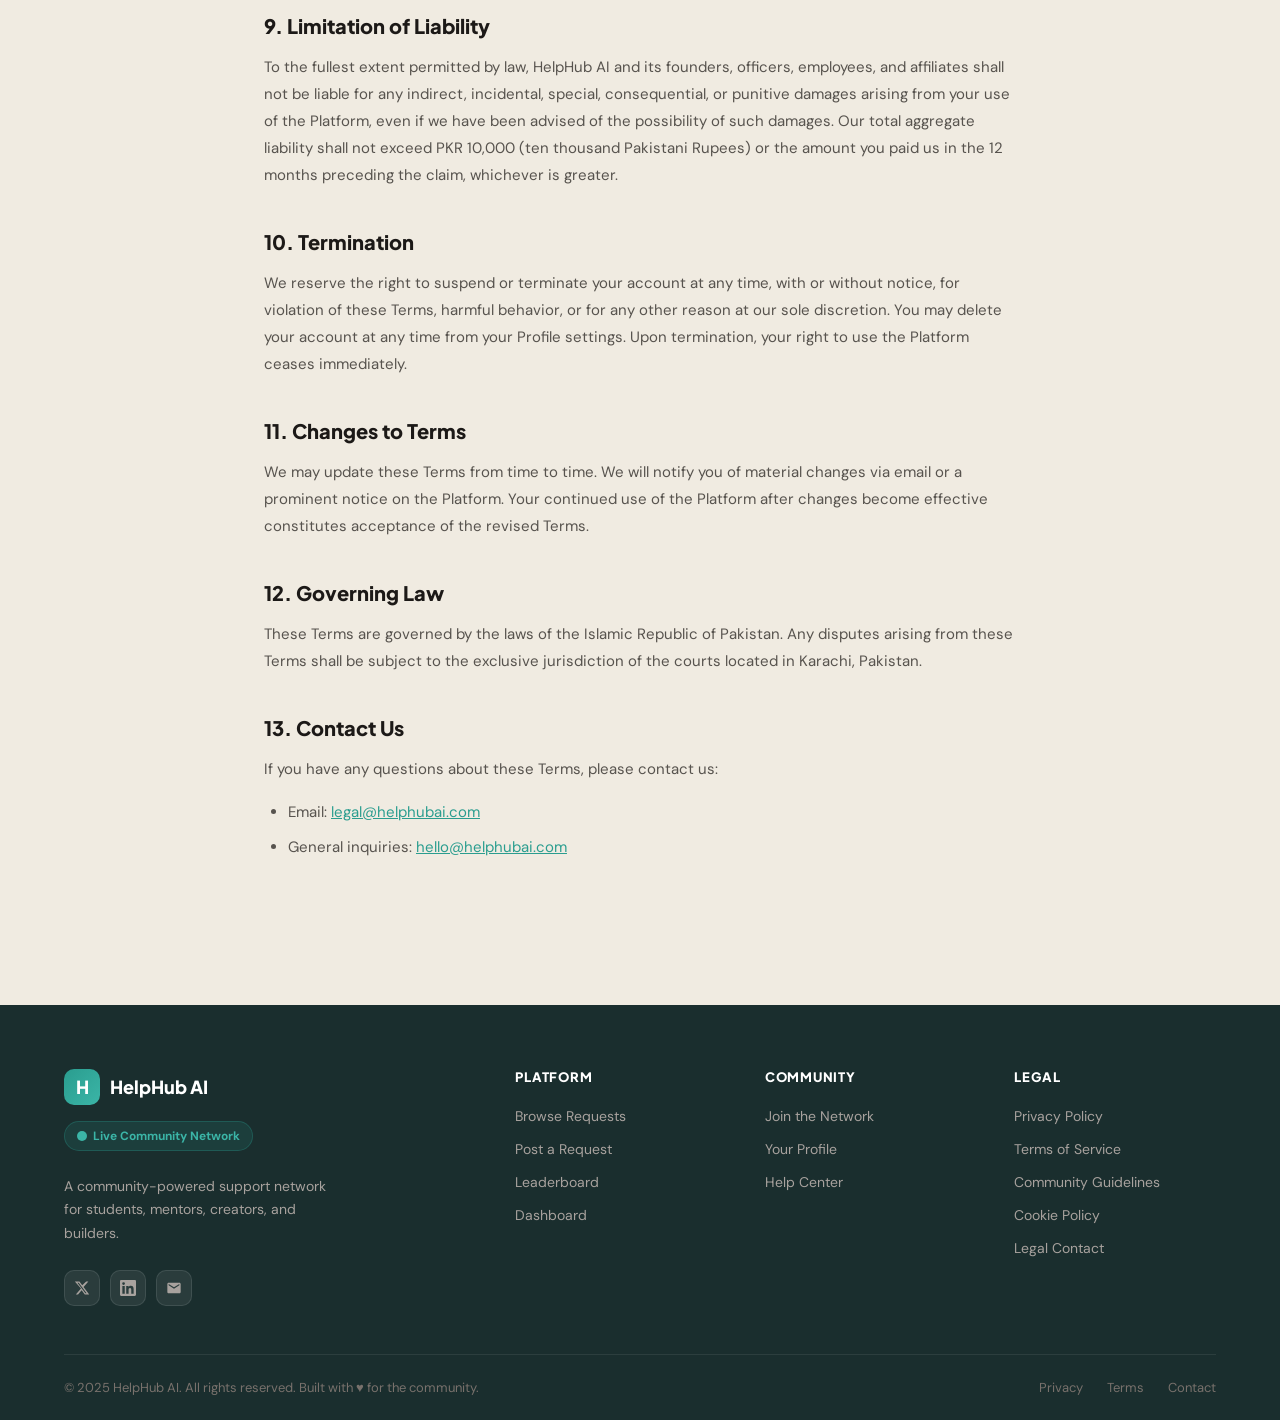
<file: terms.html>
<!DOCTYPE html>
<html lang="en">
<head>
<meta charset="UTF-8"/>
<meta name="viewport" content="width=device-width,initial-scale=1.0"/>
<title>Terms of Service — HelpHub AI</title>
<link rel="preconnect" href="https://fonts.googleapis.com"/>
<link href="https://fonts.googleapis.com/css2?family=Plus+Jakarta+Sans:wght@400;500;600;700;800;900&family=DM+Sans:wght@400;500;600;700&display=swap" rel="stylesheet"/>
<link rel="stylesheet" href="style.css"/>
</head>
<body>
<div id="toast" class="toast"></div>

<header id="navbar">
  <div class="container nav-inner">
    <a class="nav-logo" href="index.html"><div class="logo-icon">H</div><span class="logo-text">HelpHub AI</span></a>
    <nav class="nav-links" id="navLinks"></nav>
    <div class="nav-actions" id="navActions"></div>
  </div>
</header>

<div class="legal-wrap">

  <p class="label" style="margin-bottom:12px;">LEGAL</p>
  <h1>Terms of Service</h1>
  <p class="legal-meta">Last updated: January 1, 2025 &nbsp;·&nbsp; Effective: January 1, 2025 &nbsp;·&nbsp; Version 1.0</p>

  <div class="legal-highlight">
    Please read these Terms of Service carefully before using HelpHub AI. By accessing or using our platform, you agree to be bound by these terms. If you do not agree, please do not use the platform.
  </div>

  <h2>1. Acceptance of Terms</h2>
  <p>By creating an account, accessing, or using HelpHub AI ("the Platform," "we," "us," or "our"), you ("User," "you") agree to these Terms of Service ("Terms") and our <a href="privacy.html">Privacy Policy</a>. These Terms constitute a legally binding agreement between you and HelpHub AI.</p>
  <p>If you are using the Platform on behalf of an organization, you represent that you have authority to bind that organization to these Terms.</p>

  <h2 id="community-guidelines">2. Community Guidelines</h2>
  <p>HelpHub AI is a community-powered platform built on mutual respect and genuine helpfulness. All users must adhere to the following guidelines:</p>
  <ul>
    <li><strong>Be respectful:</strong> Treat all community members with dignity and respect regardless of their background, experience level, or identity.</li>
    <li><strong>Be genuine:</strong> Post authentic help requests and offer genuine assistance. Do not misrepresent your needs or capabilities.</li>
    <li><strong>No spam or self-promotion:</strong> Do not use the platform to advertise products, services, or external websites without community consent.</li>
    <li><strong>No harassment or abuse:</strong> Harassment, threats, hate speech, or discrimination of any kind will result in immediate account termination.</li>
    <li><strong>Protect privacy:</strong> Do not share others' personal information without their explicit consent.</li>
    <li><strong>No harmful content:</strong> Do not post content that is illegal, harmful, misleading, or violates any applicable laws.</li>
    <li><strong>Academic integrity:</strong> Do not use the platform to commit academic fraud or plagiarism.</li>
  </ul>

  <h2>3. User Accounts</h2>
  <p>To access most features of HelpHub AI, you must create an account. You agree to:</p>
  <ul>
    <li>Provide accurate, current, and complete information during registration.</li>
    <li>Maintain the security of your account credentials. You are responsible for all activities under your account.</li>
    <li>Notify us immediately at <a href="mailto:security@helphubai.com">security@helphubai.com</a> if you suspect unauthorized access.</li>
    <li>Not create multiple accounts for the purpose of circumventing restrictions or manipulating the trust system.</li>
    <li>Be at least 13 years of age to create an account. Users under 18 must have parental or guardian consent.</li>
  </ul>
  <p>You may sign in using your Google account via Google Sign-In (OAuth 2.0). By doing so, you authorize us to access certain profile information as described in our <a href="privacy.html">Privacy Policy</a>.</p>

  <h2>4. Platform Features & AI Tools</h2>
  <p>HelpHub AI integrates artificial intelligence features to enhance your experience, including:</p>
  <ul>
    <li>AI-powered request categorization and tag suggestions</li>
    <li>Automated urgency detection</li>
    <li>Smart helper matching based on skills and availability</li>
    <li>AI summary generation for help requests</li>
  </ul>
  <p>These AI features are provided as assistive tools and may not always be accurate. Users should exercise independent judgment when relying on AI-generated suggestions. We do not guarantee the accuracy, completeness, or fitness of AI-generated content for any purpose.</p>

  <h2>5. Trust Score & Reputation System</h2>
  <p>HelpHub AI uses a Trust Score and contribution-based reputation system. Trust Scores are calculated based on your activity, ratings received, and community contributions. We reserve the right to adjust Trust Scores at our discretion to maintain community integrity. Trust Scores are not transferable and have no monetary value.</p>
  <p>Attempting to manipulate the Trust Score system through fake activity, coordinated inflation, or other means is a violation of these Terms and may result in account suspension.</p>

  <h2>6. Content Ownership & License</h2>
  <p>You retain ownership of all content you submit to HelpHub AI ("User Content"). By posting User Content, you grant HelpHub AI a worldwide, non-exclusive, royalty-free, sublicensable license to use, store, display, reproduce, modify, and distribute your content solely for the purpose of operating and improving the Platform.</p>
  <p>You represent and warrant that you have all necessary rights to grant this license and that your content does not infringe any third-party intellectual property rights.</p>

  <h2>7. Prohibited Uses</h2>
  <p>You may not use HelpHub AI to:</p>
  <ul>
    <li>Violate any applicable local, national, or international laws or regulations</li>
    <li>Engage in any fraudulent, deceptive, or manipulative activity</li>
    <li>Distribute viruses, malware, or any other harmful code</li>
    <li>Attempt to gain unauthorized access to any systems or networks</li>
    <li>Scrape, crawl, or extract data from the Platform without our written permission</li>
    <li>Impersonate any person or entity or misrepresent your affiliation</li>
    <li>Use the Platform for commercial solicitation without our written consent</li>
  </ul>

  <h2>8. Disclaimers</h2>
  <p>HelpHub AI is provided "as is" and "as available" without warranties of any kind, express or implied. We do not warrant that:</p>
  <ul>
    <li>The Platform will be uninterrupted, error-free, or secure</li>
    <li>Help requests will be answered or resolved</li>
    <li>Any information provided by other users is accurate or reliable</li>
    <li>AI-generated content is accurate or appropriate for your situation</li>
  </ul>
  <p>HelpHub AI is not responsible for any harm resulting from reliance on user-provided advice, including but not limited to medical, legal, financial, or technical advice.</p>

  <h2>9. Limitation of Liability</h2>
  <p>To the fullest extent permitted by law, HelpHub AI and its founders, officers, employees, and affiliates shall not be liable for any indirect, incidental, special, consequential, or punitive damages arising from your use of the Platform, even if we have been advised of the possibility of such damages. Our total aggregate liability shall not exceed PKR 10,000 (ten thousand Pakistani Rupees) or the amount you paid us in the 12 months preceding the claim, whichever is greater.</p>

  <h2>10. Termination</h2>
  <p>We reserve the right to suspend or terminate your account at any time, with or without notice, for violation of these Terms, harmful behavior, or for any other reason at our sole discretion. You may delete your account at any time from your Profile settings. Upon termination, your right to use the Platform ceases immediately.</p>

  <h2>11. Changes to Terms</h2>
  <p>We may update these Terms from time to time. We will notify you of material changes via email or a prominent notice on the Platform. Your continued use of the Platform after changes become effective constitutes acceptance of the revised Terms.</p>

  <h2>12. Governing Law</h2>
  <p>These Terms are governed by the laws of the Islamic Republic of Pakistan. Any disputes arising from these Terms shall be subject to the exclusive jurisdiction of the courts located in Karachi, Pakistan.</p>

  <h2>13. Contact Us</h2>
  <p>If you have any questions about these Terms, please contact us:</p>
  <ul>
    <li>Email: <a href="mailto:legal@helphubai.com">legal@helphubai.com</a></li>
    <li>General inquiries: <a href="mailto:hello@helphubai.com">hello@helphubai.com</a></li>
  </ul>

</div>

<!-- ===================== FOOTER ===================== -->
<footer class="site-footer">
  <div class="container">
    <div class="footer-inner">
      <div class="footer-brand">
        <div class="logo-wrap">
          <div class="logo-icon">H</div>
          <span class="logo-text">HelpHub AI</span>
        </div>
        <div class="footer-badge">
          <svg width="10" height="10" viewBox="0 0 10 10" fill="currentColor"><circle cx="5" cy="5" r="5"/></svg>
          Live Community Network
        </div>
        <p>A community-powered support network for students, mentors, creators, and builders.</p>
        <div class="footer-socials">
          <a href="#" title="Twitter/X" aria-label="Twitter"><svg width="16" height="16" fill="currentColor" viewBox="0 0 24 24"><path d="M18.244 2.25h3.308l-7.227 8.26 8.502 11.24H16.17l-4.714-6.231-5.401 6.231H2.744l7.737-8.835L1.254 2.25H8.08l4.259 5.63zm-1.161 17.52h1.833L7.084 4.126H5.117z"/></svg></a>
          <a href="#" title="LinkedIn" aria-label="LinkedIn"><svg width="16" height="16" fill="currentColor" viewBox="0 0 24 24"><path d="M20.447 20.452h-3.554v-5.569c0-1.328-.027-3.037-1.852-3.037-1.853 0-2.136 1.445-2.136 2.939v5.667H9.351V9h3.414v1.561h.046c.477-.9 1.637-1.85 3.37-1.85 3.601 0 4.267 2.37 4.267 5.455v6.286zM5.337 7.433a2.062 2.062 0 01-2.063-2.065 2.064 2.064 0 112.063 2.065zm1.782 13.019H3.555V9h3.564v11.452zM22.225 0H1.771C.792 0 0 .774 0 1.729v20.542C0 23.227.792 24 1.771 24h20.451C23.2 24 24 23.227 24 22.271V1.729C24 .774 23.2 0 22.222 0h.003z"/></svg></a>
          <a href="mailto:hello@helphubai.com" title="Email" aria-label="Email"><svg width="16" height="16" fill="currentColor" viewBox="0 0 24 24"><path d="M20 4H4c-1.1 0-2 .9-2 2v12c0 1.1.9 2 2 2h16c1.1 0 2-.9 2-2V6c0-1.1-.9-2-2-2zm0 4l-8 5-8-5V6l8 5 8-5v2z"/></svg></a>
        </div>
      </div>
      <div class="footer-col">
        <h4>Platform</h4>
        <ul>
          <li><a href="explore.html">Browse Requests</a></li>
          <li><a href="create.html">Post a Request</a></li>
          <li><a href="leaderboard.html">Leaderboard</a></li>
          <li><a href="dashboard.html">Dashboard</a></li>
        </ul>
      </div>
      <div class="footer-col">
        <h4>Community</h4>
        <ul>
          <li><a href="login.html">Join the Network</a></li>
          <li><a href="profile.html">Your Profile</a></li>
          <li><a href="#">Help Center</a></li>
        </ul>
      </div>
      <div class="footer-col">
        <h4>Legal</h4>
        <ul>
          <li><a href="privacy.html">Privacy Policy</a></li>
          <li><a href="terms.html">Terms of Service</a></li>
          <li><a href="terms.html#community-guidelines">Community Guidelines</a></li>
          <li><a href="privacy.html#cookies">Cookie Policy</a></li>
          <li><a href="mailto:legal@helphubai.com">Legal Contact</a></li>
        </ul>
      </div>
    </div>
    <div class="footer-bottom">
      <p>© 2025 HelpHub AI. All rights reserved. Built with ♥ for the community.</p>
      <div class="footer-bottom-links">
        <a href="privacy.html">Privacy</a>
        <a href="terms.html">Terms</a>
        <a href="mailto:hello@helphubai.com">Contact</a>
      </div>
    </div>
  </div>
</footer>

<script src="app.js"></script>
<script>
currentPageName = 'terms';
renderNavbar('terms');
</script>
</body>
</html>
</file>
<file: style.css>
*,
*::before,
*::after {
    box-sizing: border-box;
    margin: 0;
    padding: 0
}

:root {
    --bg: #f0ebe1;
    --card-bg: rgba(255, 255, 255, 0.82);
    --card-border: rgba(200, 195, 185, 0.6);
    --text-900: #1c1917;
    --text-700: #44403c;
    --text-500: #78716c;
    --text-400: #a8a29e;
    --teal-600: #2a9d8f;
    --teal-500: #3bb5a7;
    --teal-700: #1f7a6e;
    --teal-50: #f0fdfa;
    --hero-start: #1a2e2e;
    --hero-end: #4a5a55;
    --radius: 1rem;
    --shadow-card: 0 1px 3px rgba(0, 0, 0, 0.03), 0 4px 16px rgba(0, 0, 0, 0.04);
    --shadow-hover: 0 4px 12px rgba(0, 0, 0, 0.06), 0 8px 32px rgba(0, 0, 0, 0.07);
}

html {
    scroll-behavior: smooth
}

body {
    font-family: 'DM Sans', sans-serif;
    background: var(--bg);
    color: var(--text-900);
    min-height: 100vh;
    -webkit-font-smoothing: antialiased
}

h1,
h2,
h3,
h4,
h5 {
    font-family: 'Plus Jakarta Sans', sans-serif
}

::-webkit-scrollbar {
    width: 5px
}

::-webkit-scrollbar-track {
    background: transparent
}

::-webkit-scrollbar-thumb {
    background: #d4c9b8;
    border-radius: 20px
}

.container {
    max-width: 1200px;
    margin: 0 auto;
    padding: 0 1.5rem
}

.page-wrap {
    padding: 2rem 0 4rem
}

.space-y>*+* {
    margin-top: 2rem
}

.space-3>*+* {
    margin-top: 12px
}

.space-4>*+* {
    margin-top: 16px
}

.space-5>*+* {
    margin-top: 20px
}

/* NAVBAR */
#navbar {
    position: sticky;
    top: 0;
    z-index: 50;
    background: rgba(240, 235, 225, 0.92);
    backdrop-filter: blur(12px);
    border-bottom: 1px solid rgba(200, 195, 185, 0.4)
}

.nav-inner {
    display: flex;
    align-items: center;
    justify-content: space-between;
    height: 64px;
    gap: 1rem
}

.nav-logo {
    display: flex;
    align-items: center;
    gap: .6rem;
    text-decoration: none;
    flex-shrink: 0;
    cursor: pointer
}

.logo-icon {
    width: 36px;
    height: 36px;
    border-radius: 10px;
    background: var(--teal-600);
    color: #fff;
    display: flex;
    align-items: center;
    justify-content: center;
    font-family: 'Plus Jakarta Sans', sans-serif;
    font-weight: 800;
    font-size: 16px
}

.logo-text {
    font-family: 'Plus Jakarta Sans', sans-serif;
    font-weight: 800;
    font-size: 17px;
    color: var(--text-900)
}

.nav-links {
    display: flex;
    align-items: center;
    gap: 2px;
    flex-wrap: wrap
}

.nav-link {
    padding: 6px 14px;
    border-radius: 99px;
    font-size: 13.5px;
    font-weight: 500;
    cursor: pointer;
    border: none;
    background: transparent;
    color: var(--text-500);
    transition: all .2s;
    font-family: 'DM Sans', sans-serif;
    text-decoration: none
}

.nav-link:hover {
    color: #2A9D8F;
    background-color: #DBE2D8
}

.nav-link.active {
    color: #2A9D8F;
    background-color: #DBE2D8
}

.nav-actions {
    display: flex;
    align-items: center;
    gap: .6rem;
    flex-shrink: 0
}

.btn-outline {
    padding: 7px 16px;
    border-radius: 99px;
    font-size: 13px;
    font-weight: 600;
    cursor: pointer;
    border: 1.5px solid rgba(100, 95, 90, 0.35);
    background: transparent;
    color: var(--text-700);
    transition: all .2s;
    font-family: 'DM Sans', sans-serif
}

.btn-outline:hover {
    background: rgba(255, 255, 255, 0.5)
}

.btn-primary-sm {
    padding: 7px 18px;
    border-radius: 99px;
    font-size: 13px;
    font-weight: 700;
    cursor: pointer;
    border: none;
    color: #fff;
    background: linear-gradient(135deg, var(--teal-600), var(--teal-500));
    transition: all .2s;
    font-family: 'DM Sans', sans-serif;
    text-decoration: none
}

.btn-primary-sm:hover {
    opacity: .88;
    transform: translateY(-1px)
}

/* HERO GRADIENT */
.hero-grad {
    background: linear-gradient(135deg, var(--hero-start) 0%, #2d3d3a 35%, #3a4a45 65%, var(--hero-end) 100%);
    border-radius: var(--radius);
    position: relative;
    /* overflow: hidden */
}

.hero-grad::after {
    content: '';
    position: absolute;
    inset: 0;
    border-radius: var(--radius);
    background: linear-gradient(to right, rgba(180, 200, 180, 0.13) 0%, rgba(220, 200, 160, 0.08) 100%);
    pointer-events: none;
    z-index: 0;   /* YEH LINE ADD KARO */
}
.hero-content {
    position: relative;
    z-index: 1;
    padding: 2.5rem 2rem
}

@media(min-width:768px) {
    .hero-content {
        padding: 3.5rem 3rem
    }
}

/* GLASS CARDS */
.glass {
    background: var(--card-bg);
    backdrop-filter: blur(6px);
    border: 1px solid var(--card-border);
    border-radius: var(--radius);
    box-shadow: var(--shadow-card)
}

.glass-hover {
    background: var(--card-bg);
    backdrop-filter: blur(6px);
    border: 1px solid var(--card-border);
    border-radius: var(--radius);
    box-shadow: var(--shadow-card);
    transition: all .3s ease;
    cursor: pointer
}

.glass-hover:hover {
    box-shadow: var(--shadow-hover);
    transform: translateY(-2px);
    border-color: rgba(170, 165, 155, 0.7)
}

/* LABELS */
.label {
    font-size: 11px;
    font-weight: 800;
    letter-spacing: .15em;
    text-transform: uppercase;
    color: var(--teal-700)
}

.label-light {
    color: rgba(200, 230, 225, 0.8)
}

/* BUTTONS */
.btn-primary {
    padding: 12px 24px;
    border-radius: 12px;
    font-size: 14px;
    font-weight: 700;
    cursor: pointer;
    border: none;
    color: #fff;
    background: linear-gradient(135deg, var(--teal-600), var(--teal-500));
    transition: all .2s;
    font-family: 'DM Sans', sans-serif;
    display: inline-block;
    text-align: center
}

.btn-primary:hover {
    opacity: .9;
    transform: translateY(-1px)
}

.btn-primary:disabled {
    opacity: .4;
    cursor: not-allowed;
    transform: none
}

.btn-secondary {
    padding: 11px 22px;
    border-radius: 12px;
    font-size: 14px;
    font-weight: 600;
    cursor: pointer;
    border: 1.5px solid rgba(100, 95, 90, 0.3);
    background: transparent;
    color: var(--text-700);
    transition: all .2s;
    font-family: 'DM Sans', sans-serif
}

.btn-secondary:hover {
    background: rgba(255, 255, 255, 0.5)
}

/* GRIDS */
.grid-2 {
    display: grid;
    grid-template-columns: repeat(2, 1fr);
    gap: 1.25rem
}

.grid-3 {
    display: grid;
    grid-template-columns: repeat(3, 1fr);
    gap: 1.25rem
}

.grid-4 {
    display: grid;
    grid-template-columns: repeat(4, 1fr);
    gap: 1.25rem
}

@media(max-width:900px) {

    .grid-3,
    .grid-4 {
        grid-template-columns: repeat(2, 1fr)
    }
}

@media(max-width:640px) {

    .grid-2,
    .grid-3,
    .grid-4 {
        grid-template-columns: 1fr
    }
}

/* BADGES */
.badge {
    display: inline-flex;
    align-items: center;
    padding: 2px 10px;
    border-radius: 99px;
    font-size: 11px;
    font-weight: 700
}

.badge-teal {
    background: var(--teal-50);
    color: var(--teal-700)
}

.badge-amber {
    background: #fffbeb;
    color: #92400e
}

.badge-red {
    background: #fef2f2;
    color: #991b1b
}

.badge-blue {
    background: #eff6ff;
    color: #1d4ed8
}

.badge-violet {
    background: #f5f3ff;
    color: #5b21b6
}

.badge-green {
    background: #f0fdf4;
    color: #166534
}

.badge-stone {
    background: #f5f5f4;
    color: #44403c
}

.badge-slate {
    background: #f1f5f9;
    color: #334155
}

.tag {
    display: inline-flex;
    align-items: center;
    padding: 2px 10px;
    border-radius: 99px;
    font-size: 12px;
    font-weight: 500;
    border: 1.5px solid rgba(100, 95, 90, 0.25);
    color: var(--text-700)
}

/* FORM FIELDS */
.field {
    width: 100%;
    height: 48px;
    padding: 0 1rem;
    border-radius: 12px;
    background: #fff;
    border: 1.5px solid rgba(100, 95, 90, 0.25);
    font-size: 14px;
    font-family: 'DM Sans', sans-serif;
    color: var(--text-700);
    outline: none;
    transition: border-color .2s, box-shadow .2s;
    appearance: none
}

.field:focus {
    border-color: var(--teal-500);
    box-shadow: 0 0 0 3px rgba(59, 181, 167, 0.12)
}

.field::placeholder {
    color: var(--text-400)
}

textarea.field {
    height: auto;
    padding: 12px 1rem;
    resize: vertical;
    line-height: 1.6
}

label.field-label {
    display: block;
    font-size: 14px;
    font-weight: 600;
    color: var(--text-700);
    margin-bottom: 6px
}

.field-error {
    color: #991b1b;
    font-size: 12px;
    margin-top: 4px;
    min-height: 16px;
    font-weight: 600
}

/* STATS */
.stat-num {
    font-family: 'Plus Jakarta Sans', sans-serif;
    font-size: 32px;
    font-weight: 800;
    color: var(--text-900);
    line-height: 1
}

/* TRUST BAR */
.trust-bar-wrap {
    width: 100%;
    height: 8px;
    background: #e7e5e4;
    border-radius: 99px;
    overflow: hidden
}

.trust-bar-fill {
    height: 100%;
    border-radius: 99px;
    background: linear-gradient(90deg, #d97706, var(--teal-600));
    transition: width .8s ease
}

/* AVATARS */
.avatar {
    width: 40px;
    height: 40px;
    border-radius: 99px;
    display: flex;
    align-items: center;
    justify-content: center;
    font-weight: 800;
    font-size: 14px;
    color: #fff;
    flex-shrink: 0
}

.av-teal {
    background: var(--teal-600)
}

.av-orange {
    background: #f97316
}

.av-pink {
    background: #ec4899
}

.av-blue {
    background: #3b82f6
}

.av-violet {
    background: #8b5cf6
}

/* MESSAGES */
.msg-card {
    padding: 1rem 1.25rem;
    border-radius: 12px;
    background: #f9f8f6;
    border: 1px solid #e7e5e4
}

.msg-header {
    display: flex;
    align-items: center;
    justify-content: space-between;
    margin-bottom: 8px
}

.msg-name {
    font-size: 14px;
    font-weight: 700;
    color: var(--text-700)
}

.msg-time {
    padding: 2px 10px;
    border-radius: 99px;
    background: var(--teal-50);
    color: var(--teal-700);
    font-size: 12px;
    font-weight: 600
}

.msg-text {
    font-size: 14px;
    color: var(--text-500);
    line-height: 1.6
}

/* NOTIFICATIONS */
.notif-row {
    display: flex;
    align-items: center;
    justify-content: space-between;
    padding: 1.1rem .5rem;
    border-bottom: 1px solid #f0ebe5;
    cursor: pointer;
    border-radius: 8px;
    transition: background .15s
}

.notif-row:hover {
    background: #f9f8f6
}

.notif-title-read {
    font-size: 14px;
    color: var(--text-500)
}

.notif-title-unread {
    font-size: 14px;
    font-weight: 700;
    color: var(--text-900)
}

.notif-meta {
    font-size: 12px;
    color: var(--text-400);
    margin-top: 3px
}

.notif-badge-read {
    padding: 2px 12px;
    border-radius: 99px;
    background: #f5f5f4;
    color: var(--text-500);
    font-size: 12px;
    font-weight: 600
}

.notif-badge-unread {
    padding: 2px 12px;
    border-radius: 99px;
    background: var(--text-900);
    color: #fff;
    font-size: 12px;
    font-weight: 600
}

/* QUICK ACTION ROWS */
.qa-row {
    display: flex;
    align-items: center;
    justify-content: space-between;
    padding: 1rem 1.25rem;
    border-radius: 12px;
    border: 1.5px solid rgba(100, 95, 90, 0.18);
    cursor: pointer;
    transition: all .2s;
    text-decoration: none
}

.qa-row:hover {
    background: #f9f8f6;
    border-color: rgba(100, 95, 90, 0.3)
}

.qa-title {
    font-size: 14px;
    font-weight: 700;
    color: var(--text-700)
}

.qa-row:hover .qa-title {
    color: var(--teal-700)
}

.qa-sub {
    font-size: 13px;
    color: var(--text-400);
    margin-top: 2px
}

.qa-arrow {
    font-size: 18px;
    color: var(--text-400);
    transition: color .2s
}

.qa-row:hover .qa-arrow {
    color: var(--teal-600)
}

/* FEED CARDS */
.feed-card {
    padding: 1.5rem
}

.feed-card h3 {
    font-size: 16px;
    font-weight: 800;
    color: var(--text-900);
    margin: .75rem 0 .5rem;
    line-height: 1.4
}

.feed-desc {
    font-size: 14px;
    color: var(--text-500);
    line-height: 1.6;
    display: -webkit-box;
    -webkit-line-clamp: 2;
    -webkit-box-orient: vertical;
    overflow: hidden
}

.feed-tags {
    display: flex;
    flex-wrap: wrap;
    gap: .4rem;
    margin-top: .75rem
}

.feed-footer {
    display: flex;
    align-items: center;
    justify-content: space-between;
    margin-top: 1rem;
    padding-top: .75rem;
    border-top: 1px solid #e7e5e4
}

.feed-author {
    font-size: 14px;
    font-weight: 600;
    color: var(--text-700)
}

.feed-meta {
    font-size: 12px;
    color: var(--text-400);
    margin-top: 2px
}

/* SKILLS */
.skill-pill {
    padding: 4px 14px;
    border-radius: 99px;
    background: var(--teal-50);
    border: 1.5px solid #99f6e4;
    color: var(--teal-700);
    font-size: 12px;
    font-weight: 700
}

/* AI ROW */
.ai-row {
    padding: 1.25rem;
    border-radius: 12px;
    background: #f9f8f6;
    border: 1px solid #e7e5e4
}

.ai-row h4 {
    font-size: 15px;
    font-weight: 800;
    color: var(--text-900);
    margin-bottom: .4rem
}

.ai-row p {
    font-size: 14px;
    color: var(--text-500);
    line-height: 1.6;
    margin-bottom: .75rem
}

/* HERO STATS */
.hero-stat-grid {
    display: grid;
    grid-template-columns: repeat(3, 1fr);
    gap: 1.5rem;
    padding-top: 1.5rem;
    border-top: 1px solid rgba(255, 255, 255, 0.1);
    margin-top: 1.5rem
}

.hero-stat-label {
    font-size: 11px;
    font-weight: 800;
    letter-spacing: .15em;
    text-transform: uppercase;
    color: #a8a29e;
    margin-bottom: 6px
}

.hero-stat-num {
    font-family: 'Plus Jakarta Sans', sans-serif;
    font-size: 28px;
    font-weight: 800;
    color: #fff;
    line-height: 1
}

/* LOGIN */
.login-wrap {
    min-height: calc(100vh - 64px);
    display: flex;
    align-items: center;
    justify-content: center;
    padding: 2rem 1.5rem
}

/* EXPLORE LAYOUT */
.explore-layout {
    display: grid;
    grid-template-columns: 300px 1fr;
    gap: 2rem;
    align-items: start
}

@media(max-width:900px) {
    .explore-layout {
        grid-template-columns: 1fr
    }
}

.filter-sticky {
    position: sticky;
    top: 88px
}

/* CREATE LAYOUT */
.create-layout {
    display: grid;
    grid-template-columns: 1fr 360px;
    gap: 1.5rem;
    align-items: start
}

@media(max-width:900px) {
    .create-layout {
        grid-template-columns: 1fr
    }
}

.ai-sticky {
    position: sticky;
    top: 88px
}

/* INSIGHTS */
.insight-teal {
    background: rgba(240, 253, 250, 0.7);
    border: 1px solid #99f6e4
}

.insight-amber {
    background: rgba(255, 251, 235, 0.7);
    border: 1px solid #fcd34d
}

.insight-blue {
    background: rgba(239, 246, 255, 0.7);
    border: 1px solid #bfdbfe
}

/* RANK ROWS */
.rank-row {
    display: flex;
    align-items: center;
    gap: 1rem;
    padding: 1rem 1.25rem;
    border-radius: 12px;
    background: #f9f8f6;
    border: 1px solid #e7e5e4
}

.rank-info {
    flex: 1;
    min-width: 0
}

.rank-name {
    font-size: 14px;
    font-weight: 700;
    color: var(--text-700)
}

.rank-skills {
    font-size: 12px;
    color: var(--text-400);
    margin-top: 2px;
    white-space: nowrap;
    overflow: hidden;
    text-overflow: ellipsis
}

.rank-score {
    text-align: right
}

.rank-pct {
    font-size: 14px;
    font-weight: 800;
    color: var(--text-900)
}

.rank-contribs {
    font-size: 12px;
    color: var(--text-400)
}

/* STEP FLOW */
.step-flow {
    display: grid;
    grid-template-columns: repeat(3, 1fr);
    gap: 2rem;
    margin-top: 2rem
}

@media(max-width:640px) {
    .step-flow {
        grid-template-columns: 1fr
    }
}

.step-card {
    text-align: center;
    padding: 2rem 1.5rem;
    border-radius: 16px;
    background: var(--card-bg);
    border: 1px solid var(--card-border);
    box-shadow: var(--shadow-card)
}

.step-num {
    width: 48px;
    height: 48px;
    border-radius: 99px;
    background: linear-gradient(135deg, var(--teal-600), var(--teal-500));
    color: #fff;
    display: inline-flex;
    align-items: center;
    justify-content: center;
    font-family: 'Plus Jakarta Sans', sans-serif;
    font-weight: 800;
    font-size: 20px;
    margin-bottom: 1rem
}

/* HELPER CARD (Modal) */
.helper-card {
    display: flex;
    align-items: center;
    gap: 1rem;
    padding: 1rem;
    border-radius: 12px;
    background: #f9f8f6;
    border: 1px solid #e7e5e4
}

.helper-info {
    flex: 1;
    min-width: 0
}

.helper-name {
    font-size: 14px;
    font-weight: 700;
    color: var(--text-700)
}

.helper-trust {
    font-size: 12px;
    color: var(--teal-700);
    font-weight: 600
}

.helper-skills {
    font-size: 12px;
    color: var(--text-400);
    margin-top: 2px
}

/* AI SUMMARY BOX */
.ai-summary-box {
    background: rgba(240, 253, 250, 0.7);
    border: 1px solid #99f6e4;
    border-radius: 12px;
    padding: 1rem 1.25rem;
    margin-bottom: 1.25rem
}

.ai-summary-label {
    font-size: 11px;
    font-weight: 800;
    letter-spacing: .1em;
    text-transform: uppercase;
    color: var(--teal-700);
    margin-bottom: 4px
}

.ai-summary-text {
    font-size: 14px;
    color: var(--text-700);
    font-weight: 600;
    line-height: 1.5
}

/* TOAST */
.toast {
    position: fixed;
    bottom: 2rem;
    right: 2rem;
    padding: 1rem 1.5rem;
    border-radius: 12px;
    color: #fff;
    font-weight: 600;
    font-size: 14px;
    z-index: 999;
    opacity: 0;
    transform: translateY(10px);
    transition: all .3s ease;
    pointer-events: none
}

.toast.show {
    opacity: 1;
    transform: translateY(0)
}

.toast-success {
    background: #166534
}

.toast-error {
    background: #991b1b
}

/* MODAL */
.modal-overlay {
    position: fixed;
    inset: 0;
    background: rgba(28, 25, 23, 0.6);
    backdrop-filter: blur(4px);
    z-index: 100;
    display: none;
    justify-content: center;
    align-items: center;
    padding: 1.5rem
}

.modal-overlay.active {
    display: flex
}

.modal-content {
    background: var(--bg);
    max-width: 640px;
    width: 100%;
    max-height: 90vh;
    overflow-y: auto;
    padding: 2rem;
    position: relative;
    border-radius: 16px;
    box-shadow: 0 20px 60px rgba(0, 0, 0, 0.2)
}

.modal-close {
    position: absolute;
    top: 1rem;
    right: 1rem;
    background: rgba(0, 0, 0, 0.1);
    border: none;
    width: 32px;
    height: 32px;
    border-radius: 99px;
    font-size: 18px;
    cursor: pointer;
    color: var(--text-700);
    display: flex;
    align-items: center;
    justify-content: center
}

.modal-close:hover {
    background: rgba(0, 0, 0, 0.2)
}

/* EMPTY STATE */
.empty-state {
    padding: 3rem 2rem;
    text-align: center
}

.empty-state h3 {
    font-size: 18px;
    font-weight: 800;
    color: var(--text-700);
    margin-bottom: 8px
}

.empty-state p {
    font-size: 14px;
    color: var(--text-400)
}

/* UTILS */
.mt-1 {
    margin-top: 4px
}

.mt-2 {
    margin-top: 8px
}

.mt-3 {
    margin-top: 12px
}

.mb-1 {
    margin-bottom: 4px
}

.mb-2 {
    margin-bottom: 8px
}

.mb-3 {
    margin-bottom: 12px
}

.flex {
    display: flex
}

.flex-col {
    flex-direction: column
}

.items-center {
    align-items: center
}

.justify-between {
    justify-content: space-between
}

.gap-2 {
    gap: 8px
}

.gap-3 {
    gap: 12px
}

.gap-4 {
    gap: 16px
}

.flex-wrap {
    flex-wrap: wrap
}

.p-6 {
    padding: 1.5rem
}

.p-5 {
    padding: 1.25rem
}

.font-bold {
    font-weight: 700
}

.font-800 {
    font-weight: 800
}

.text-14 {
    font-size: 14px
}

.text-13 {
    font-size: 13px
}

.text-12 {
    font-size: 12px
}

.w-full {
    width: 100%
}

.text-center {
    text-align: center
}
/* ============================================================
   FOOTER
   ============================================================ */
.site-footer {
    background: var(--hero-start);
    color: #d6d3d1;
    padding: 4rem 0 0 0;
    margin-top: 4rem;
}

.footer-inner {
    display: grid;
    grid-template-columns: 2fr 1fr 1fr 1fr;
    gap: 3rem;
    padding-bottom: 3rem;
    border-bottom: 1px solid rgba(255,255,255,0.08);
}

.footer-brand .logo-wrap {
    display: flex;
    align-items: center;
    gap: 10px;
    margin-bottom: 1rem;
}

.footer-brand .logo-icon {
    width: 36px;
    height: 36px;
    background: linear-gradient(135deg, #2a9d8f, #3bb5a7);
    border-radius: 10px;
    display: flex;
    align-items: center;
    justify-content: center;
    font-family: 'Plus Jakarta Sans', sans-serif;
    font-weight: 900;
    font-size: 18px;
    color: #fff;
}

.footer-brand .logo-text {
    font-family: 'Plus Jakarta Sans', sans-serif;
    font-weight: 800;
    font-size: 18px;
    color: #fff;
}

.footer-brand p {
    font-size: 14px;
    line-height: 1.7;
    color: #a8a29e;
    max-width: 280px;
    margin-bottom: 1.5rem;
}

.footer-socials {
    display: flex;
    gap: 10px;
}

.footer-socials a {
    width: 36px;
    height: 36px;
    border-radius: 10px;
    background: rgba(255,255,255,0.07);
    border: 1px solid rgba(255,255,255,0.1);
    display: flex;
    align-items: center;
    justify-content: center;
    color: #a8a29e;
    text-decoration: none;
    transition: all 0.2s;
    font-size: 16px;
}

.footer-socials a:hover {
    background: rgba(42,157,143,0.2);
    border-color: #2a9d8f;
    color: #3bb5a7;
}

.footer-col h4 {
    font-family: 'Plus Jakarta Sans', sans-serif;
    font-weight: 800;
    font-size: 13px;
    color: #fff;
    letter-spacing: 0.06em;
    text-transform: uppercase;
    margin-bottom: 1.25rem;
}

.footer-col ul {
    list-style: none;
    display: flex;
    flex-direction: column;
    gap: 0.75rem;
}

.footer-col ul li a {
    font-size: 14px;
    color: #a8a29e;
    text-decoration: none;
    transition: color 0.2s;
}

.footer-col ul li a:hover {
    color: #3bb5a7;
}

.footer-bottom {
    padding: 1.5rem 0;
    display: flex;
    align-items: center;
    justify-content: space-between;
    flex-wrap: wrap;
    gap: 1rem;
}

.footer-bottom p {
    font-size: 13px;
    color: #78716c;
}

.footer-bottom-links {
    display: flex;
    gap: 1.5rem;
}

.footer-bottom-links a {
    font-size: 13px;
    color: #78716c;
    text-decoration: none;
    transition: color 0.2s;
}

.footer-bottom-links a:hover {
    color: #3bb5a7;
}

.footer-badge {
    display: inline-flex;
    align-items: center;
    gap: 6px;
    padding: 6px 12px;
    background: rgba(42,157,143,0.15);
    border: 1px solid rgba(42,157,143,0.3);
    border-radius: 99px;
    font-size: 12px;
    font-weight: 700;
    color: #3bb5a7;
    margin-bottom: 1.5rem;
}

@media (max-width: 768px) {
    .footer-inner {
        grid-template-columns: 1fr 1fr;
        gap: 2rem;
    }
    .footer-brand {
        grid-column: 1 / -1;
    }
    .footer-bottom {
        flex-direction: column;
        text-align: center;
    }
}

@media (max-width: 480px) {
    .footer-inner {
        grid-template-columns: 1fr;
    }
}

/* LEGAL PAGES */
.legal-wrap {
    max-width: 800px;
    margin: 0 auto;
    padding: 4rem 1.5rem;
}

.legal-wrap h1 {
    font-size: clamp(28px, 4vw, 40px);
    font-weight: 900;
    color: #1c1917;
    margin-bottom: 0.5rem;
}

.legal-meta {
    font-size: 14px;
    color: #a8a29e;
    margin-bottom: 3rem;
    padding-bottom: 2rem;
    border-bottom: 1px solid #e7e5e4;
}

.legal-wrap h2 {
    font-size: 20px;
    font-weight: 800;
    color: #1c1917;
    margin: 2.5rem 0 1rem 0;
}

.legal-wrap p, .legal-wrap li {
    font-size: 15px;
    color: #57534e;
    line-height: 1.8;
    margin-bottom: 1rem;
}

.legal-wrap ul, .legal-wrap ol {
    padding-left: 1.5rem;
    margin-bottom: 1rem;
}

.legal-wrap li {
    margin-bottom: 0.5rem;
}

.legal-wrap a {
    color: #2a9d8f;
    text-decoration: underline;
}

.legal-highlight {
    background: #f0fdfa;
    border-left: 4px solid #2a9d8f;
    padding: 1rem 1.25rem;
    border-radius: 0 8px 8px 0;
    margin: 1.5rem 0;
    font-size: 14px;
    color: #44403c;
    line-height: 1.7;
}

/* GOOGLE AUTH BUTTON IMPROVED */
.btn-google {
    width: 100%;
    display: flex;
    align-items: center;
    justify-content: center;
    gap: 10px;
    padding: 12px 16px;
    border: 1.5px solid #e7e5e4;
    border-radius: 12px;
    background: #fff;
    cursor: pointer;
    font-family: 'Plus Jakarta Sans', sans-serif;
    font-size: 14px;
    font-weight: 700;
    color: #1c1917;
    transition: all 0.2s;
    margin-top: 1rem;
}

.btn-google:hover {
    background: #f5f5f4;
    border-color: #d6d3d1;
    box-shadow: 0 2px 8px rgba(0,0,0,0.06);
}

.btn-google:disabled {
    opacity: 0.6;
    cursor: not-allowed;
}

.or-divider {
    display: flex;
    align-items: center;
    gap: 10px;
    margin: 1rem 0;
}
.or-divider .line { flex: 1; height: 1px; background: #e7e5e4; }
.or-divider span { font-size: 12px; color: #a8a29e; font-weight: 600; }
</file>
